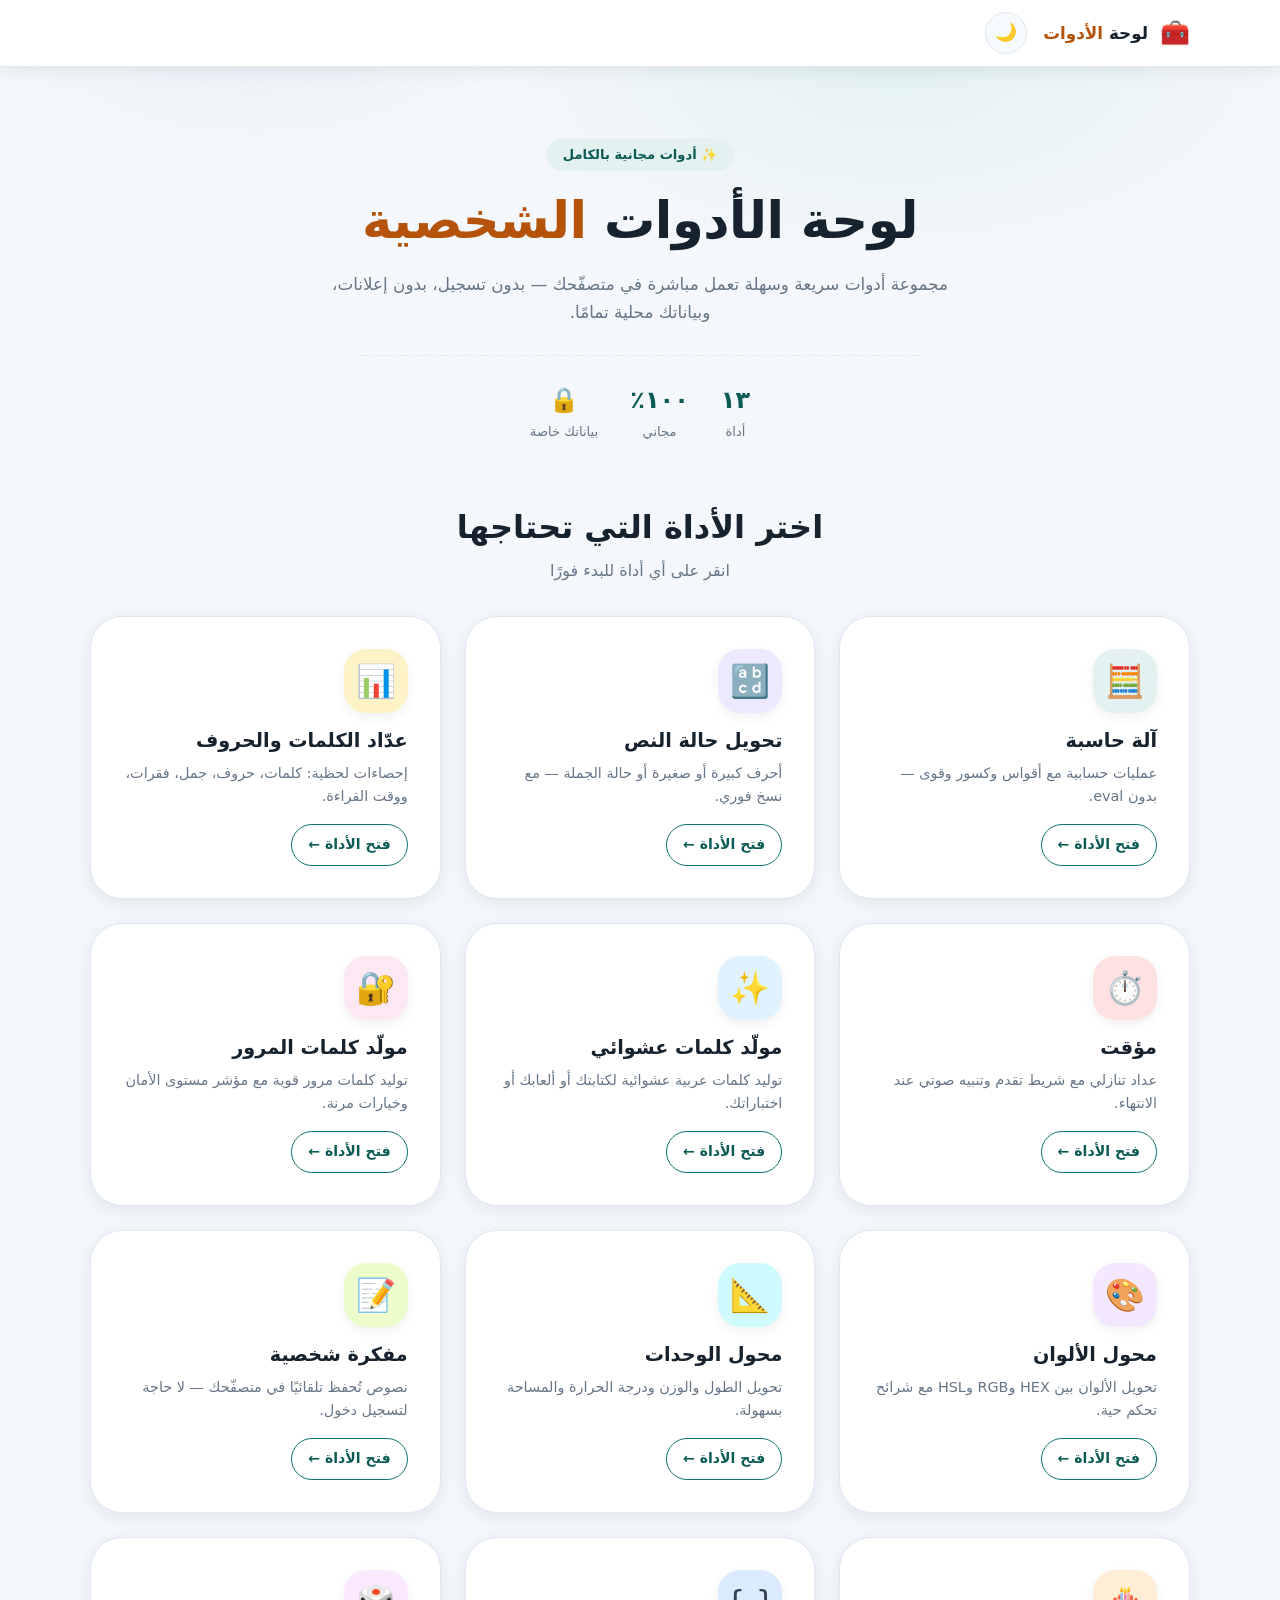
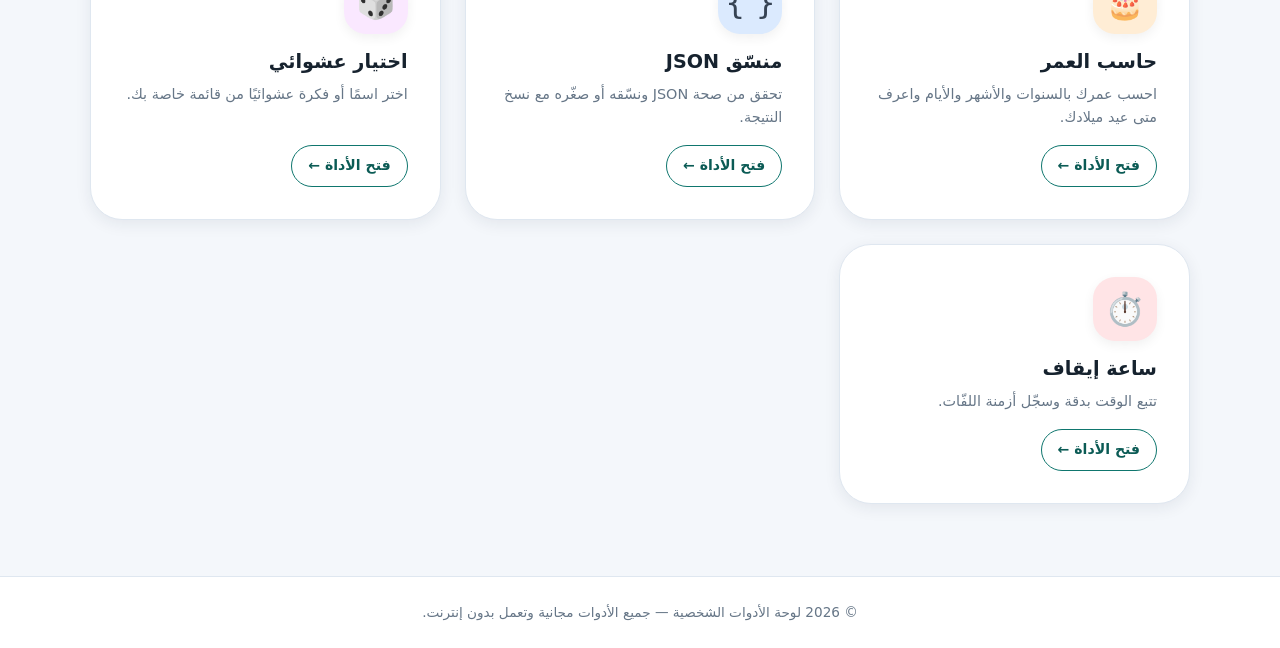
<file: index.html>
<!DOCTYPE html>
<html lang="ar" dir="rtl">
<head>
  <meta charset="UTF-8" />
  <meta name="viewport" content="width=device-width, initial-scale=1.0" />
  <title>لوحة الأدوات الشخصية</title>
  <!-- تطبيق الثيم فورًا لمنع الوميض الأبيض عند التنقل -->
  <script>!function(){try{var t=localStorage.getItem('toolbox_theme_v1');if(t)document.documentElement.setAttribute('data-theme',t);else if(window.matchMedia('(prefers-color-scheme:dark)').matches)document.documentElement.setAttribute('data-theme','dark')}catch(e){}}();</script>
  <style>html{background-color:#f4f7fb}html[data-theme="dark"]{background-color:#0e1620}</style>
  <meta name="description" content="مجموعة أدوات مفيدة تعمل مباشرة في متصفّحك: حسابات، نصوص، مؤقتات، تحويلات، وأدوات للمطورين." />
  <meta name="theme-color" content="#0f766e" />
  <link rel="stylesheet" href="style.css" />
</head>
<body>

  <!-- ===== الشريط العلوي ===== -->
  <header class="site-header" role="banner">
    <div class="container">
      <div class="header__inner">
        <a href="index.html" class="brand" aria-label="الصفحة الرئيسية">
          <span class="brand__icon" aria-hidden="true">🧰</span>
          <span class="brand__text">لوحة <span class="brand__accent">الأدوات</span></span>
        </a>
        <div class="header__actions">
          <button id="themeToggle" class="btn btn--icon theme-toggle" type="button"
            aria-pressed="false" aria-label="تبديل الوضع الداكن" title="تبديل الوضع">
            <span class="icon-sun" aria-hidden="true">☀️</span>
            <span class="icon-moon" aria-hidden="true">🌙</span>
          </button>
        </div>
      </div>
    </div>
  </header>

  <!-- ===== المحتوى الرئيسي ===== -->
  <main id="main">

    <!-- قسم الترحيب -->
    <section class="hero" aria-labelledby="hero-title">
      <div class="container">
        <div class="hero__content">
          <div class="hero__badge">✨ أدوات مجانية بالكامل</div>
          <h1 class="hero__title" id="hero-title">
            لوحة الأدوات
            <span class="text-accent">الشخصية</span>
          </h1>
          <p class="hero__text">
            مجموعة أدوات سريعة وسهلة تعمل مباشرة في متصفّحك — بدون تسجيل، بدون إعلانات، وبياناتك محلية تمامًا.
          </p>
          <div class="hero__stats" role="list">
            <div class="hero__stat" role="listitem"><strong>١٣</strong><span>أداة</span></div>
            <div class="hero__stat" role="listitem"><strong>١٠٠٪</strong><span>مجاني</span></div>
            <div class="hero__stat" role="listitem"><strong>🔒</strong><span>بياناتك خاصة</span></div>
          </div>
        </div>
      </div>
    </section>

    <!-- شبكة الأدوات -->
    <section class="tools-section" aria-labelledby="tools-heading">
      <div class="container">
        <div class="section-head">
          <h2 id="tools-heading" class="section-title">اختر الأداة التي تحتاجها</h2>
          <p class="section-desc">انقر على أي أداة للبدء فورًا</p>
        </div>

        <div class="home-grid" role="list">

          <!-- آلة حاسبة -->
          <a href="calculator.html" class="home-card reveal" role="listitem" id="card-calc"
             aria-label="فتح الآلة الحاسبة">
            <div class="home-card__icon" style="--card-color: #0f766e; --card-bg: #e3f2f0;">🧮</div>
            <div class="home-card__body">
              <h3 class="home-card__title">آلة حاسبة</h3>
              <p class="home-card__desc">عمليات حسابية مع أقواس وكسور وقوى — بدون eval.</p>
            </div>
            <span class="home-card__cta">فتح الأداة ←</span>
          </a>

          <!-- تحويل النص -->
          <a href="case-converter.html" class="home-card reveal" role="listitem" id="card-case"
             aria-label="فتح أداة تحويل حالة النص">
            <div class="home-card__icon" style="--card-color: #7c3aed; --card-bg: #ede9fe;">🔡</div>
            <div class="home-card__body">
              <h3 class="home-card__title">تحويل حالة النص</h3>
              <p class="home-card__desc">أحرف كبيرة أو صغيرة أو حالة الجملة — مع نسخ فوري.</p>
            </div>
            <span class="home-card__cta">فتح الأداة ←</span>
          </a>

          <!-- عداد الكلمات -->
          <a href="text-counter.html" class="home-card reveal" role="listitem" id="card-counter"
             aria-label="فتح عداد الكلمات والحروف">
            <div class="home-card__icon" style="--card-color: #b45309; --card-bg: #fef3c7;">📊</div>
            <div class="home-card__body">
              <h3 class="home-card__title">عدّاد الكلمات والحروف</h3>
              <p class="home-card__desc">إحصاءات لحظية: كلمات، حروف، جمل، فقرات، ووقت القراءة.</p>
            </div>
            <span class="home-card__cta">فتح الأداة ←</span>
          </a>

          <!-- مؤقت -->
          <a href="timer.html" class="home-card reveal" role="listitem" id="card-timer"
             aria-label="فتح المؤقت التنازلي">
            <div class="home-card__icon" style="--card-color: #dc2626; --card-bg: #fee2e2;">⏱️</div>
            <div class="home-card__body">
              <h3 class="home-card__title">مؤقت</h3>
              <p class="home-card__desc">عداد تنازلي مع شريط تقدم وتنبيه صوتي عند الانتهاء.</p>
            </div>
            <span class="home-card__cta">فتح الأداة ←</span>
          </a>

          <!-- مولد كلمات -->
          <a href="word-generator.html" class="home-card reveal" role="listitem" id="card-gen"
             aria-label="فتح مولد الكلمات العشوائية">
            <div class="home-card__icon" style="--card-color: #0369a1; --card-bg: #e0f2fe;">✨</div>
            <div class="home-card__body">
              <h3 class="home-card__title">مولّد كلمات عشوائي</h3>
              <p class="home-card__desc">توليد كلمات عربية عشوائية لكتابتك أو ألعابك أو اختباراتك.</p>
            </div>
            <span class="home-card__cta">فتح الأداة ←</span>
          </a>

          <!-- مولد كلمات المرور -->
          <a href="password-generator.html" class="home-card reveal" role="listitem" id="card-pass"
             aria-label="فتح مولد كلمات المرور">
            <div class="home-card__icon" style="--card-color: #be185d; --card-bg: #fce7f3;">🔐</div>
            <div class="home-card__body">
              <h3 class="home-card__title">مولّد كلمات المرور</h3>
              <p class="home-card__desc">توليد كلمات مرور قوية مع مؤشر مستوى الأمان وخيارات مرنة.</p>
            </div>
            <span class="home-card__cta">فتح الأداة ←</span>
          </a>

          <!-- محول الألوان -->
          <a href="color-converter.html" class="home-card reveal" role="listitem" id="card-color"
             aria-label="فتح محول الألوان">
            <div class="home-card__icon" style="--card-color: #9333ea; --card-bg: #f3e8ff;">🎨</div>
            <div class="home-card__body">
              <h3 class="home-card__title">محول الألوان</h3>
              <p class="home-card__desc">تحويل الألوان بين HEX وRGB وHSL مع شرائح تحكم حية.</p>
            </div>
            <span class="home-card__cta">فتح الأداة ←</span>
          </a>

          <!-- محول الوحدات -->
          <a href="unit-converter.html" class="home-card reveal" role="listitem" id="card-unit"
             aria-label="فتح محول الوحدات">
            <div class="home-card__icon" style="--card-color: #0e7490; --card-bg: #cffafe;">📐</div>
            <div class="home-card__body">
              <h3 class="home-card__title">محول الوحدات</h3>
              <p class="home-card__desc">تحويل الطول والوزن ودرجة الحرارة والمساحة بسهولة.</p>
            </div>
            <span class="home-card__cta">فتح الأداة ←</span>
          </a>

          <!-- مفكرة -->
          <a href="notepad.html" class="home-card reveal" role="listitem" id="card-notepad"
             aria-label="فتح المفكرة الشخصية">
            <div class="home-card__icon" style="--card-color: #65a30d; --card-bg: #ecfccb;">📝</div>
            <div class="home-card__body">
              <h3 class="home-card__title">مفكرة شخصية</h3>
              <p class="home-card__desc">نصوص تُحفظ تلقائيًا في متصفّحك — لا حاجة لتسجيل دخول.</p>
            </div>
            <span class="home-card__cta">فتح الأداة ←</span>
          </a>

          <!-- حاسب العمر -->
          <a href="age-calculator.html" class="home-card reveal" role="listitem" id="card-age"
             aria-label="فتح حاسب العمر">
            <div class="home-card__icon" style="--card-color: #ea580c; --card-bg: #ffedd5;">🎂</div>
            <div class="home-card__body">
              <h3 class="home-card__title">حاسب العمر</h3>
              <p class="home-card__desc">احسب عمرك بالسنوات والأشهر والأيام واعرف متى عيد ميلادك.</p>
            </div>
            <span class="home-card__cta">فتح الأداة ←</span>
          </a>

          <!-- منسق JSON -->
          <a href="json-formatter.html" class="home-card reveal" role="listitem" id="card-json"
             aria-label="فتح منسق ومدقق JSON">
            <div class="home-card__icon" style="--card-color: #1d4ed8; --card-bg: #dbeafe;">{ }</div>
            <div class="home-card__body">
              <h3 class="home-card__title">منسّق JSON</h3>
              <p class="home-card__desc">تحقق من صحة JSON ونسّقه أو صغّره مع نسخ النتيجة.</p>
            </div>
            <span class="home-card__cta">فتح الأداة ←</span>
          </a>

          <!-- اختيار عشوائي -->
          <a href="random-picker.html" class="home-card reveal" role="listitem" id="card-picker"
             aria-label="فتح أداة الاختيار العشوائي">
            <div class="home-card__icon" style="--card-color: #a21caf; --card-bg: #fae8ff;">🎲</div>
            <div class="home-card__body">
              <h3 class="home-card__title">اختيار عشوائي</h3>
              <p class="home-card__desc">اختر اسمًا أو فكرة عشوائيًا من قائمة خاصة بك.</p>
            </div>
            <span class="home-card__cta">فتح الأداة ←</span>
          </a>

          <!-- ساعة إيقاف -->
          <a href="stopwatch.html" class="home-card reveal" role="listitem" id="card-stopwatch"
             aria-label="فتح ساعة الإيقاف">
            <div class="home-card__icon" style="--card-color: #be123c; --card-bg: #ffe4e6;">⏱️</div>
            <div class="home-card__body">
              <h3 class="home-card__title">ساعة إيقاف</h3>
              <p class="home-card__desc">تتبع الوقت بدقة وسجّل أزمنة اللفّات.</p>
            </div>
            <span class="home-card__cta">فتح الأداة ←</span>
          </a>

        </div>
      </div>
    </section>
  </main>

  <!-- ===== التذييل ===== -->
  <footer class="site-footer" role="contentinfo">
    <div class="container">
      <p class="footer__copy">© <span id="year"></span> لوحة الأدوات الشخصية — جميع الأدوات مجانية وتعمل بدون إنترنت.</p>
    </div>
  </footer>

  <script src="script.js"></script>
</body>
</html>
</file>
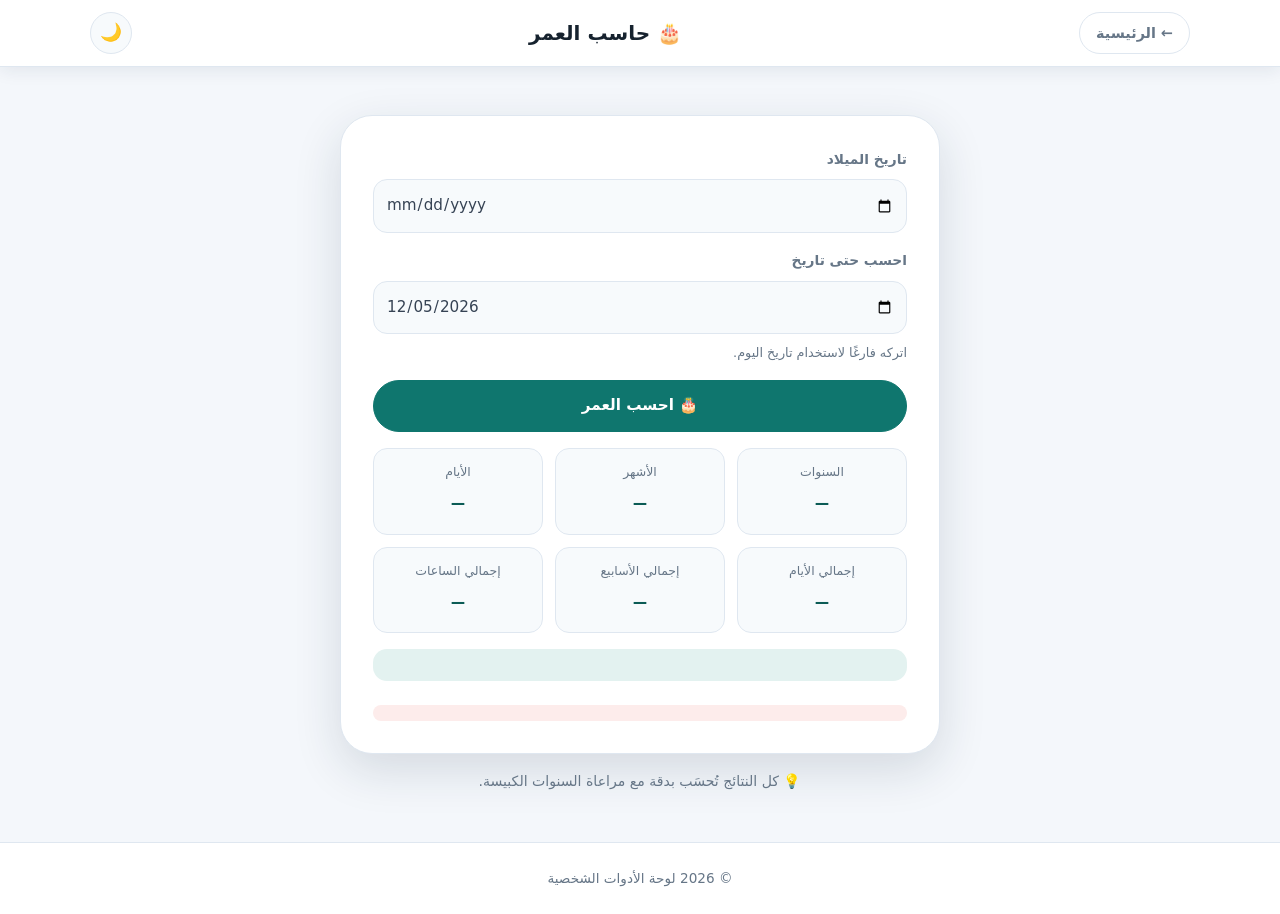
<file: age-calculator.html>
<!DOCTYPE html>
<html lang="ar" dir="rtl">
<head>
  <meta charset="UTF-8" />
  <meta name="viewport" content="width=device-width, initial-scale=1.0" />
  <title>حاسب العمر — لوحة الأدوات</title>
  <meta name="description" content="احسب عمرك بالسنوات والأشهر والأيام واعرف متى عيد ميلادك القادم." />
  <script>!function(){try{var t=localStorage.getItem('toolbox_theme_v1');if(t)document.documentElement.setAttribute('data-theme',t);else if(window.matchMedia('(prefers-color-scheme:dark)').matches)document.documentElement.setAttribute('data-theme','dark')}catch(e){}}();</script>
  <style>html{background-color:#f4f7fb}html[data-theme="dark"]{background-color:#0e1620}</style>
  <link rel="stylesheet" href="style.css" />
</head>
<body>
  <header class="site-header" role="banner">
    <div class="container">
      <div class="header__inner">
        <a href="index.html" class="back-link">← الرئيسية</a>
        <h1 class="tool-page-title">🎂 حاسب العمر</h1>
        <button id="themeToggle" class="btn btn--icon theme-toggle" type="button" aria-pressed="false" aria-label="تبديل الوضع الداكن">
          <span class="icon-sun" aria-hidden="true">☀️</span>
          <span class="icon-moon" aria-hidden="true">🌙</span>
        </button>
      </div>
    </div>
  </header>

  <main id="main" class="tool-page">
    <div class="container tool-container">
      <div class="tool-card-solo" id="age-widget">

        <div class="field">
          <label class="field__label" for="age-birthdate">تاريخ الميلاد</label>
          <input type="date" id="age-birthdate" class="field__input"
            aria-label="أدخل تاريخ ميلادك" />
        </div>

        <div class="field">
          <label class="field__label" for="age-refdate">احسب حتى تاريخ</label>
          <input type="date" id="age-refdate" class="field__input"
            aria-label="تاريخ المرجع (افتراضي: اليوم)" />
          <span class="field__hint">اتركه فارغًا لاستخدام تاريخ اليوم.</span>
        </div>

        <button class="btn btn--primary" type="button" id="age-calculate">🎂 احسب العمر</button>

        <!-- النتائج -->
        <div id="age-results" class="age-results" hidden aria-live="polite">
          <div class="stats-grid">
            <div class="stat">
              <div class="stat__label">السنوات</div>
              <div class="stat__value" id="age-years">—</div>
            </div>
            <div class="stat">
              <div class="stat__label">الأشهر</div>
              <div class="stat__value" id="age-months">—</div>
            </div>
            <div class="stat">
              <div class="stat__label">الأيام</div>
              <div class="stat__value" id="age-days">—</div>
            </div>
            <div class="stat">
              <div class="stat__label">إجمالي الأيام</div>
              <div class="stat__value" id="age-total-days">—</div>
            </div>
            <div class="stat">
              <div class="stat__label">إجمالي الأسابيع</div>
              <div class="stat__value" id="age-weeks">—</div>
            </div>
            <div class="stat">
              <div class="stat__label">إجمالي الساعات</div>
              <div class="stat__value" id="age-hours">—</div>
            </div>
          </div>
          <div class="age-birthday-info" id="age-birthday-info"></div>
        </div>

        <p id="age-error" class="field__error" role="alert" aria-live="assertive" hidden></p>
      </div>
      <p class="tool-hint">💡 كل النتائج تُحسَب بدقة مع مراعاة السنوات الكبيسة.</p>
    </div>
  </main>

  <footer class="site-footer"><div class="container"><p class="footer__copy">© <span id="year"></span> لوحة الأدوات الشخصية</p></div></footer>
  <script src="script.js"></script>
</body>
</html>
</file>
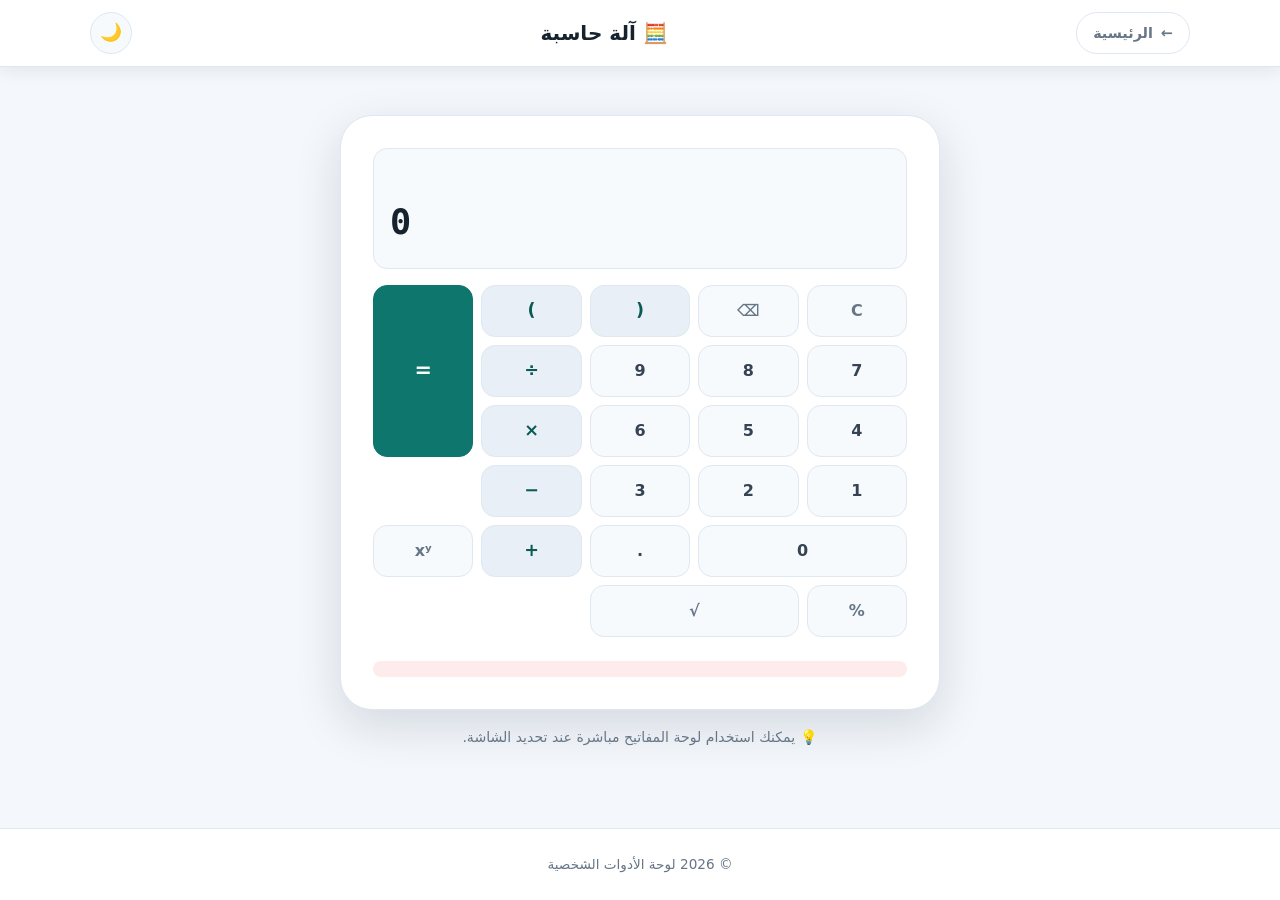
<file: calculator.html>
﻿<!DOCTYPE html>
<html lang="ar" dir="rtl">
<head>
  <meta charset="UTF-8" />
  <meta name="viewport" content="width=device-width, initial-scale=1.0" />
  <title>آلة حاسبة — لوحة الأدوات</title>
  <!-- تطبيق الثيم فورًا لمنع الوميض الأبيض عند التنقل -->
  <script>!function(){try{var t=localStorage.getItem('toolbox_theme_v1');if(t)document.documentElement.setAttribute('data-theme',t);else if(window.matchMedia('(prefers-color-scheme:dark)').matches)document.documentElement.setAttribute('data-theme','dark')}catch(e){}}();</script>
  <style>html{background-color:#f4f7fb}html[data-theme="dark"]{background-color:#0e1620}</style>
  <meta name="description" content="آلة حاسبة بسيطة تدعم الأقواس والكسور والقوى — تعمل بدون إنترنت." />
  <link rel="stylesheet" href="style.css" />
</head>
<body>

  <header class="site-header" role="banner">
    <div class="container">
      <div class="header__inner">
        <a href="index.html" class="back-link" aria-label="العودة للصفحة الرئيسية">
          <span aria-hidden="true">←</span> الرئيسية
        </a>
        <h1 class="tool-page-title">🧮 آلة حاسبة</h1>
        <button id="themeToggle" class="btn btn--icon theme-toggle" type="button"
          aria-pressed="false" aria-label="تبديل الوضع الداكن">
          <span class="icon-sun" aria-hidden="true">☀️</span>
          <span class="icon-moon" aria-hidden="true">🌙</span>
        </button>
      </div>
    </div>
  </header>

  <main id="main" class="tool-page">
    <div class="container tool-container">

      <div class="tool-card-solo" id="calc-widget" aria-label="آلة حاسبة">

        <!-- شاشة العرض -->
        <div class="calc__screen" id="calc-screen" tabindex="0"
          role="region" aria-label="شاشة الآلة الحاسبة" aria-live="polite">
          <div class="calc__expression" id="calc-expression" aria-label="التعبير الحالي">&nbsp;</div>
          <div class="calc__result" id="calc-result" aria-label="الناتج">0</div>
        </div>

        <!-- أزرار الحاسبة -->
        <div class="calc__keys" role="group" aria-label="أزرار الآلة الحاسبة">
          <button class="calc-key calc-key--fn" type="button" data-calc="clear" title="مسح الكل">C</button>
          <button class="calc-key calc-key--fn" type="button" data-calc="backspace" title="حذف">⌫</button>
          <button class="calc-key calc-key--op"  type="button" data-calc="(">(</button>
          <button class="calc-key calc-key--op"  type="button" data-calc=")">)</button>
          <button class="calc-key calc-key--equal" type="button" data-calc="=" aria-label="يساوي">=</button>

          <button class="calc-key" type="button" data-calc="7">7</button>
          <button class="calc-key" type="button" data-calc="8">8</button>
          <button class="calc-key" type="button" data-calc="9">9</button>
          <button class="calc-key calc-key--op" type="button" data-calc="/">÷</button>

          <button class="calc-key" type="button" data-calc="4">4</button>
          <button class="calc-key" type="button" data-calc="5">5</button>
          <button class="calc-key" type="button" data-calc="6">6</button>
          <button class="calc-key calc-key--op" type="button" data-calc="*">×</button>

          <button class="calc-key" type="button" data-calc="1">1</button>
          <button class="calc-key" type="button" data-calc="2">2</button>
          <button class="calc-key" type="button" data-calc="3">3</button>
          <button class="calc-key calc-key--op" type="button" data-calc="-">−</button>

          <button class="calc-key calc-key--wide" type="button" data-calc="0">0</button>
          <button class="calc-key" type="button" data-calc=".">.</button>
          <button class="calc-key calc-key--op" type="button" data-calc="+">+</button>

          <button class="calc-key calc-key--fn" type="button" data-calc="^" title="قوة">xʸ</button>
          <button class="calc-key calc-key--fn" type="button" data-calc="%">%</button>
          <button class="calc-key calc-key--fn calc-key--wide" type="button" data-calc="sqrt">√</button>
        </div>

        <p id="calc-error" class="field__error" role="alert" aria-live="assertive" hidden></p>
      </div>

      <p class="tool-hint">💡 يمكنك استخدام لوحة المفاتيح مباشرة عند تحديد الشاشة.</p>
    </div>
  </main>

  <footer class="site-footer" role="contentinfo">
    <div class="container">
      <p class="footer__copy">© <span id="year"></span> لوحة الأدوات الشخصية</p>
    </div>
  </footer>

  <script src="script.js"></script>
</body>
</html>
</file>
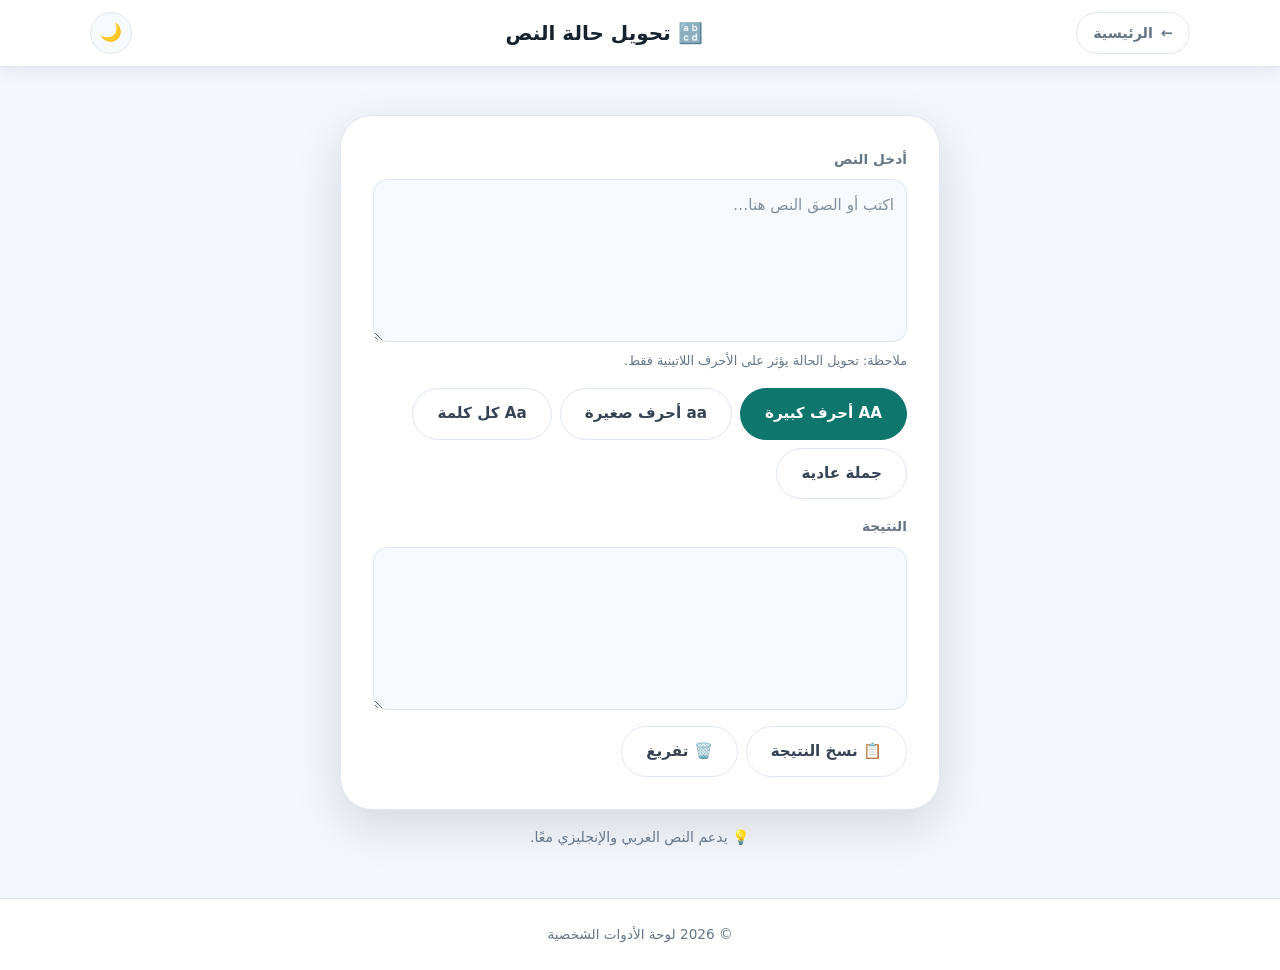
<file: case-converter.html>
﻿<!DOCTYPE html>
<html lang="ar" dir="rtl">
<head>
  <meta charset="UTF-8" />
  <meta name="viewport" content="width=device-width, initial-scale=1.0" />
  <title>تحويل حالة النص — لوحة الأدوات</title>
  <!-- تطبيق الثيم فورًا لمنع الوميض الأبيض عند التنقل -->
  <script>!function(){try{var t=localStorage.getItem('toolbox_theme_v1');if(t)document.documentElement.setAttribute('data-theme',t);else if(window.matchMedia('(prefers-color-scheme:dark)').matches)document.documentElement.setAttribute('data-theme','dark')}catch(e){}}();</script>
  <style>html{background-color:#f4f7fb}html[data-theme="dark"]{background-color:#0e1620}</style>
  <meta name="description" content="تحويل النص إلى أحرف كبيرة أو صغيرة أو حالة الجملة — مع نسخ فوري." />
  <link rel="stylesheet" href="style.css" />
</head>
<body>

  <header class="site-header" role="banner">
    <div class="container">
      <div class="header__inner">
        <a href="index.html" class="back-link" aria-label="العودة للصفحة الرئيسية">
          <span aria-hidden="true">←</span> الرئيسية
        </a>
        <h1 class="tool-page-title">🔡 تحويل حالة النص</h1>
        <button id="themeToggle" class="btn btn--icon theme-toggle" type="button"
          aria-pressed="false" aria-label="تبديل الوضع الداكن">
          <span class="icon-sun" aria-hidden="true">☀️</span>
          <span class="icon-moon" aria-hidden="true">🌙</span>
        </button>
      </div>
    </div>
  </header>

  <main id="main" class="tool-page">
    <div class="container tool-container">

      <div class="tool-card-solo" id="case-widget">

        <div class="field">
          <label class="field__label" for="case-input">أدخل النص</label>
          <textarea id="case-input" class="field__input field__input--area"
            placeholder="اكتب أو الصق النص هنا…" rows="5"
            aria-describedby="case-hint"></textarea>
          <span id="case-hint" class="field__hint">ملاحظة: تحويل الحالة يؤثر على الأحرف اللاتينية فقط.</span>
        </div>

        <div class="btn-row" role="group" aria-label="خيارات التحويل">
          <button class="btn btn--primary" type="button" id="case-upper">AA أحرف كبيرة</button>
          <button class="btn" type="button" id="case-lower">aa أحرف صغيرة</button>
          <button class="btn" type="button" id="case-title">Aa كل كلمة</button>
          <button class="btn" type="button" id="case-sentence">جملة عادية</button>
        </div>

        <div class="field">
          <label class="field__label" for="case-output">النتيجة</label>
          <textarea id="case-output" class="field__input field__input--area"
            rows="5" readonly aria-label="النص المحوَّل"></textarea>
        </div>

        <div class="btn-row">
          <button class="btn btn--ghost" type="button" id="case-copy">📋 نسخ النتيجة</button>
          <button class="btn btn--ghost" type="button" id="case-clear">🗑️ تفريغ</button>
          <p id="case-status" class="status" hidden></p>
        </div>

      </div>

      <p class="tool-hint">💡 يدعم النص العربي والإنجليزي معًا.</p>
    </div>
  </main>

  <footer class="site-footer" role="contentinfo">
    <div class="container">
      <p class="footer__copy">© <span id="year"></span> لوحة الأدوات الشخصية</p>
    </div>
  </footer>

  <script src="script.js"></script>
</body>
</html>
</file>
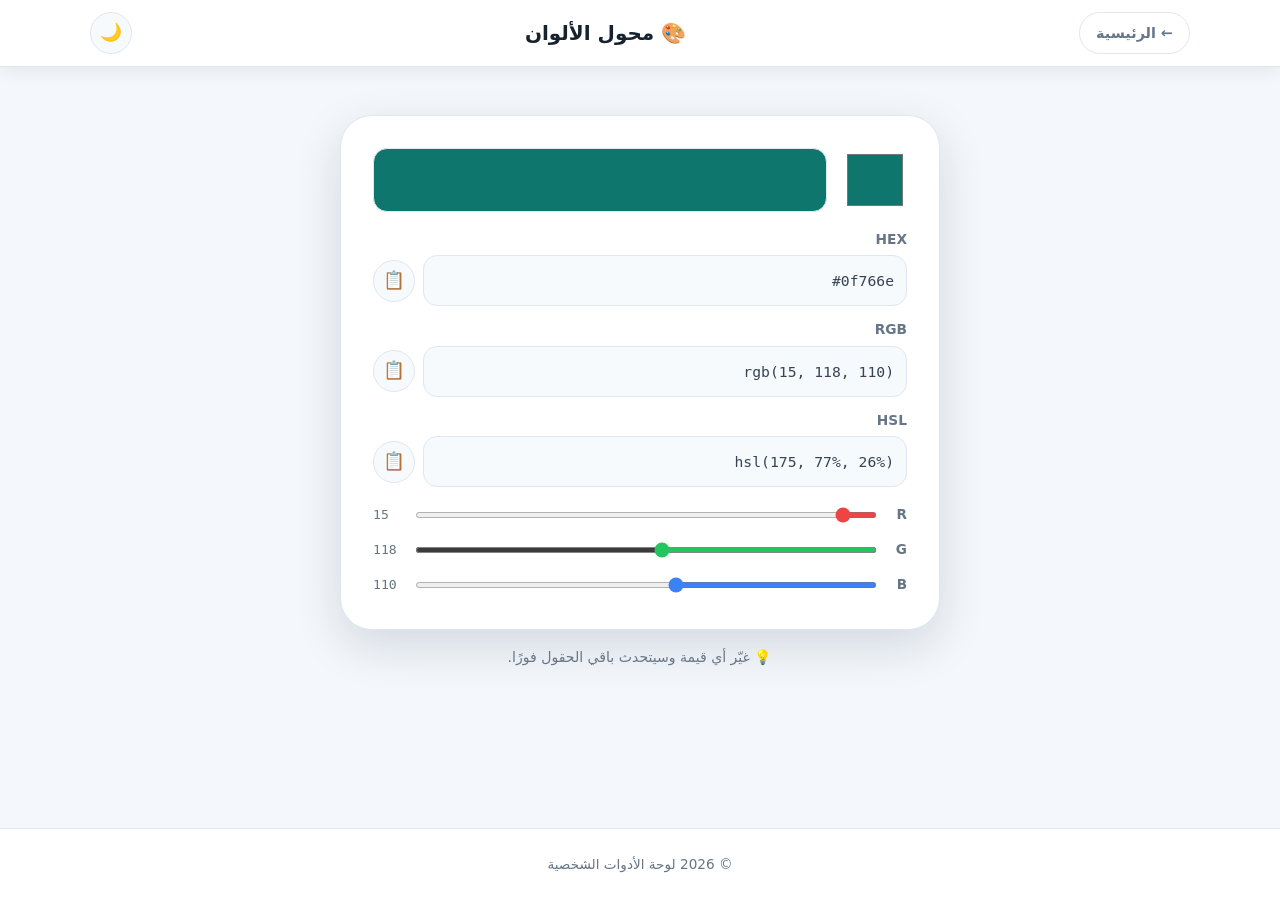
<file: color-converter.html>
<!DOCTYPE html>
<html lang="ar" dir="rtl">
<head>
  <meta charset="UTF-8" />
  <meta name="viewport" content="width=device-width, initial-scale=1.0" />
  <title>محول الألوان — لوحة الأدوات</title>
  <meta name="description" content="تحويل الألوان بين HEX وRGB وHSL مع معاينة حية." />
  <script>!function(){try{var t=localStorage.getItem('toolbox_theme_v1');if(t)document.documentElement.setAttribute('data-theme',t);else if(window.matchMedia('(prefers-color-scheme:dark)').matches)document.documentElement.setAttribute('data-theme','dark')}catch(e){}}();</script>
  <style>html{background-color:#f4f7fb}html[data-theme="dark"]{background-color:#0e1620}</style>
  <link rel="stylesheet" href="style.css" />
</head>
<body>
  <header class="site-header" role="banner">
    <div class="container">
      <div class="header__inner">
        <a href="index.html" class="back-link">← الرئيسية</a>
        <h1 class="tool-page-title">🎨 محول الألوان</h1>
        <button id="themeToggle" class="btn btn--icon theme-toggle" type="button" aria-pressed="false" aria-label="تبديل الوضع الداكن">
          <span class="icon-sun" aria-hidden="true">☀️</span>
          <span class="icon-moon" aria-hidden="true">🌙</span>
        </button>
      </div>
    </div>
  </header>

  <main id="main" class="tool-page">
    <div class="container tool-container">
      <div class="tool-card-solo" id="color-widget">

        <!-- منتقي اللون -->
        <div class="color-picker-row">
          <input type="color" id="color-picker" class="color-native-input"
            value="#0f766e" aria-label="اختر لونًا" />
          <div class="color-preview" id="color-preview" style="background:#0f766e" aria-hidden="true"></div>
        </div>

        <!-- القيم المحولة -->
        <div class="color-values">
          <div class="color-value-item">
            <label class="field__label" for="color-hex">HEX</label>
            <div class="color-value-row">
              <input type="text" id="color-hex" class="field__input" value="#0f766e"
                placeholder="#rrggbb" aria-label="قيمة HEX" maxlength="7" />
              <button class="btn btn--icon btn--sm" type="button" data-copy="color-hex" title="نسخ">📋</button>
            </div>
          </div>
          <div class="color-value-item">
            <label class="field__label" for="color-rgb">RGB</label>
            <div class="color-value-row">
              <input type="text" id="color-rgb" class="field__input" value="rgb(15, 118, 110)"
                placeholder="rgb(r, g, b)" aria-label="قيمة RGB" readonly />
              <button class="btn btn--icon btn--sm" type="button" data-copy="color-rgb" title="نسخ">📋</button>
            </div>
          </div>
          <div class="color-value-item">
            <label class="field__label" for="color-hsl">HSL</label>
            <div class="color-value-row">
              <input type="text" id="color-hsl" class="field__input" value="hsl(176, 77%, 26%)"
                placeholder="hsl(h, s%, l%)" aria-label="قيمة HSL" readonly />
              <button class="btn btn--icon btn--sm" type="button" data-copy="color-hsl" title="نسخ">📋</button>
            </div>
          </div>
        </div>

        <!-- شرائح RGB -->
        <div class="rgb-sliders" aria-label="شرائح تعديل RGB">
          <div class="rgb-slider-row">
            <label class="rgb-label" for="slider-r">R</label>
            <input type="range" id="slider-r" class="range-input range-r" min="0" max="255" value="15" aria-label="القناة الحمراء" />
            <span class="rgb-val" id="val-r">15</span>
          </div>
          <div class="rgb-slider-row">
            <label class="rgb-label" for="slider-g">G</label>
            <input type="range" id="slider-g" class="range-input range-g" min="0" max="255" value="118" aria-label="القناة الخضراء" />
            <span class="rgb-val" id="val-g">118</span>
          </div>
          <div class="rgb-slider-row">
            <label class="rgb-label" for="slider-b">B</label>
            <input type="range" id="slider-b" class="range-input range-b" min="0" max="255" value="110" aria-label="القناة الزرقاء" />
            <span class="rgb-val" id="val-b">110</span>
          </div>
        </div>

        <p id="color-status" class="status" hidden></p>
      </div>
      <p class="tool-hint">💡 غيّر أي قيمة وسيتحدث باقي الحقول فورًا.</p>
    </div>
  </main>

  <footer class="site-footer"><div class="container"><p class="footer__copy">© <span id="year"></span> لوحة الأدوات الشخصية</p></div></footer>
  <script src="script.js"></script>
</body>
</html>
</file>
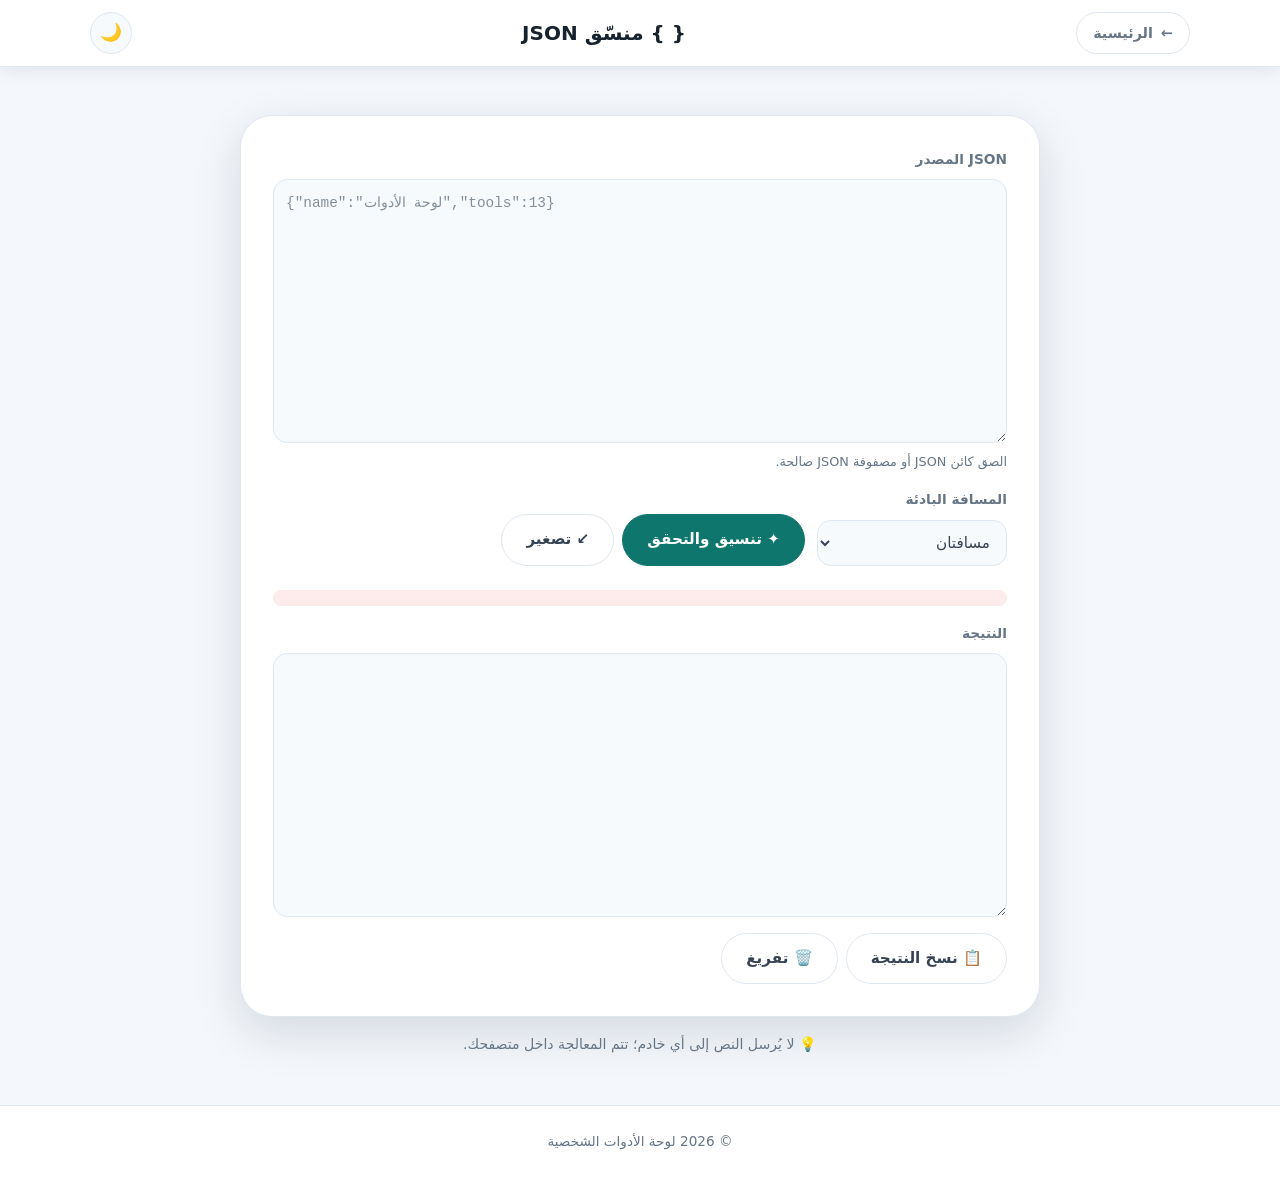
<file: json-formatter.html>
<!DOCTYPE html>
<html lang="ar" dir="rtl">
<head>
  <meta charset="UTF-8" />
  <meta name="viewport" content="width=device-width, initial-scale=1.0" />
  <title>منسّق JSON — لوحة الأدوات</title>
  <meta name="description" content="تحقق من صحة JSON ثم نسّقه أو صغّره مباشرة داخل متصفحك." />
  <script>!function(){try{var t=localStorage.getItem('toolbox_theme_v1');if(t)document.documentElement.setAttribute('data-theme',t);else if(window.matchMedia('(prefers-color-scheme:dark)').matches)document.documentElement.setAttribute('data-theme','dark')}catch(e){}}();</script>
  <style>html{background-color:#f4f7fb}html[data-theme="dark"]{background-color:#0e1620}</style>
  <link rel="stylesheet" href="style.css" />
</head>
<body>
  <header class="site-header" role="banner">
    <div class="container"><div class="header__inner">
      <a href="index.html" class="back-link" aria-label="العودة للصفحة الرئيسية"><span aria-hidden="true">←</span> الرئيسية</a>
      <h1 class="tool-page-title">{ } منسّق JSON</h1>
      <button id="themeToggle" class="btn btn--icon theme-toggle" type="button" aria-pressed="false" aria-label="تبديل الوضع الداكن"><span class="icon-sun" aria-hidden="true">☀️</span><span class="icon-moon" aria-hidden="true">🌙</span></button>
    </div></div>
  </header>

  <main id="main" class="tool-page">
    <div class="container tool-container">
      <div class="tool-card-solo tool-card-solo--wide" id="json-widget">
        <div class="field">
          <label class="field__label" for="json-input">JSON المصدر</label>
          <textarea id="json-input" class="field__input field__input--area json-area" rows="10" spellcheck="false" dir="ltr" placeholder='{"name":"لوحة الأدوات","tools":13}' aria-describedby="json-hint"></textarea>
          <span id="json-hint" class="field__hint">الصق كائن JSON أو مصفوفة JSON صالحة.</span>
        </div>

        <div class="json-controls">
          <div class="field json-indent-field">
            <label class="field__label" for="json-indent">المسافة البادئة</label>
            <select id="json-indent" class="field__input" aria-label="المسافة البادئة">
              <option value="2">مسافتان</option>
              <option value="4">٤ مسافات</option>
              <option value="1">علامة تبويب</option>
            </select>
          </div>
          <div class="btn-row" role="group" aria-label="إجراءات JSON">
            <button class="btn btn--primary" type="button" id="json-format">✦ تنسيق والتحقق</button>
            <button class="btn" type="button" id="json-minify">↙ تصغير</button>
          </div>
        </div>

        <p id="json-error" class="field__error" role="alert" aria-live="assertive" hidden></p>

        <div class="field">
          <label class="field__label" for="json-output">النتيجة</label>
          <textarea id="json-output" class="field__input field__input--area json-area" rows="10" readonly dir="ltr" aria-label="ناتج JSON"></textarea>
        </div>

        <div class="btn-row">
          <button class="btn btn--ghost" type="button" id="json-copy">📋 نسخ النتيجة</button>
          <button class="btn btn--ghost" type="button" id="json-clear">🗑️ تفريغ</button>
          <p id="json-status" class="status" hidden></p>
        </div>
      </div>
      <p class="tool-hint">💡 لا يُرسل النص إلى أي خادم؛ تتم المعالجة داخل متصفحك.</p>
    </div>
  </main>

  <footer class="site-footer" role="contentinfo"><div class="container"><p class="footer__copy">© <span id="year"></span> لوحة الأدوات الشخصية</p></div></footer>
  <script src="script.js"></script>
</body>
</html>
</file>
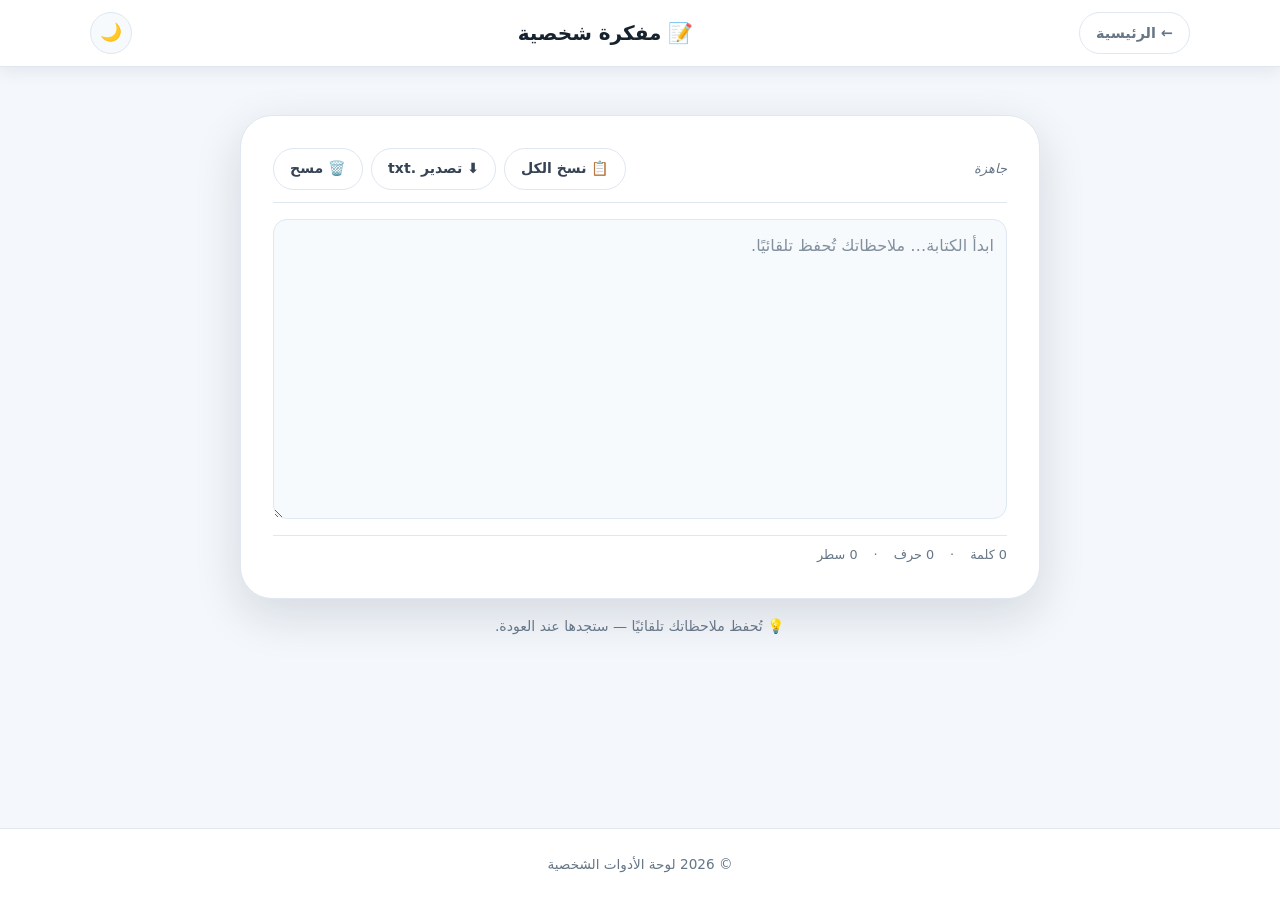
<file: notepad.html>
<!DOCTYPE html>
<html lang="ar" dir="rtl">
<head>
  <meta charset="UTF-8" />
  <meta name="viewport" content="width=device-width, initial-scale=1.0" />
  <title>مفكرة شخصية — لوحة الأدوات</title>
  <meta name="description" content="مفكرة نصية تحفظ ملاحظاتك تلقائيًا في المتصفح." />
  <script>!function(){try{var t=localStorage.getItem('toolbox_theme_v1');if(t)document.documentElement.setAttribute('data-theme',t);else if(window.matchMedia('(prefers-color-scheme:dark)').matches)document.documentElement.setAttribute('data-theme','dark')}catch(e){}}();</script>
  <style>html{background-color:#f4f7fb}html[data-theme="dark"]{background-color:#0e1620}</style>
  <link rel="stylesheet" href="style.css" />
</head>
<body>
  <header class="site-header" role="banner">
    <div class="container">
      <div class="header__inner">
        <a href="index.html" class="back-link">← الرئيسية</a>
        <h1 class="tool-page-title">📝 مفكرة شخصية</h1>
        <button id="themeToggle" class="btn btn--icon theme-toggle" type="button" aria-pressed="false" aria-label="تبديل الوضع الداكن">
          <span class="icon-sun" aria-hidden="true">☀️</span>
          <span class="icon-moon" aria-hidden="true">🌙</span>
        </button>
      </div>
    </div>
  </header>

  <main id="main" class="tool-page">
    <div class="container tool-container">
      <div class="tool-card-solo tool-card-solo--wide" id="notepad-widget">

        <!-- شريط المفكرة -->
        <div class="notepad-toolbar">
          <span class="notepad-save-status" id="notepad-save-status" aria-live="polite">جاهزة</span>
          <div class="btn-row">
            <button class="btn btn--sm" type="button" id="notepad-copy">📋 نسخ الكل</button>
            <button class="btn btn--sm" type="button" id="notepad-download">⬇️ تصدير .txt</button>
            <button class="btn btn--sm btn--ghost" type="button" id="notepad-clear">🗑️ مسح</button>
          </div>
        </div>

        <!-- منطقة الكتابة -->
        <textarea id="notepad-input" class="field__input field__input--area notepad-area"
          placeholder="ابدأ الكتابة… ملاحظاتك تُحفظ تلقائيًا."
          aria-label="منطقة الكتابة" spellcheck="true"></textarea>

        <!-- إحصاءات -->
        <div class="notepad-stats" aria-live="polite" aria-label="إحصاءات النص">
          <span id="np-words">0 كلمة</span>
          <span>·</span>
          <span id="np-chars">0 حرف</span>
          <span>·</span>
          <span id="np-lines">0 سطر</span>
        </div>
      </div>
      <p class="tool-hint">💡 تُحفظ ملاحظاتك تلقائيًا — ستجدها عند العودة.</p>
    </div>
  </main>

  <footer class="site-footer"><div class="container"><p class="footer__copy">© <span id="year"></span> لوحة الأدوات الشخصية</p></div></footer>
  <script src="script.js"></script>
</body>
</html>
</file>
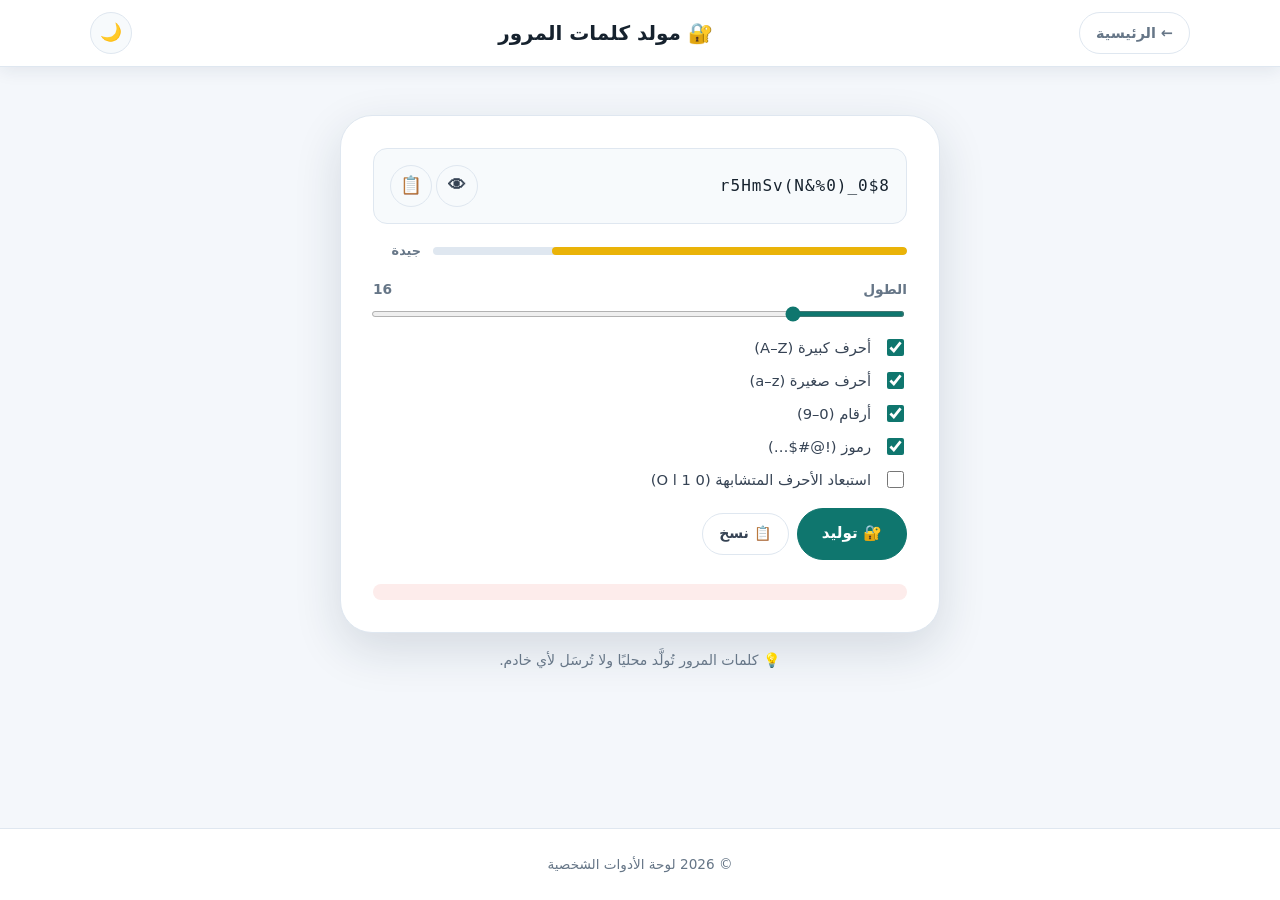
<file: password-generator.html>
<!DOCTYPE html>
<html lang="ar" dir="rtl">
<head>
  <meta charset="UTF-8" />
  <meta name="viewport" content="width=device-width, initial-scale=1.0" />
  <title>مولد كلمات المرور — لوحة الأدوات</title>
  <meta name="description" content="توليد كلمات مرور قوية وآمنة مع مؤشر مستوى الأمان." />
  <script>!function(){try{var t=localStorage.getItem('toolbox_theme_v1');if(t)document.documentElement.setAttribute('data-theme',t);else if(window.matchMedia('(prefers-color-scheme:dark)').matches)document.documentElement.setAttribute('data-theme','dark')}catch(e){}}();</script>
  <style>html{background-color:#f4f7fb}html[data-theme="dark"]{background-color:#0e1620}</style>
  <link rel="stylesheet" href="style.css" />
</head>
<body>
  <header class="site-header" role="banner">
    <div class="container">
      <div class="header__inner">
        <a href="index.html" class="back-link">← الرئيسية</a>
        <h1 class="tool-page-title">🔐 مولد كلمات المرور</h1>
        <button id="themeToggle" class="btn btn--icon theme-toggle" type="button" aria-pressed="false" aria-label="تبديل الوضع الداكن">
          <span class="icon-sun" aria-hidden="true">☀️</span>
          <span class="icon-moon" aria-hidden="true">🌙</span>
        </button>
      </div>
    </div>
  </header>

  <main id="main" class="tool-page">
    <div class="container tool-container">
      <div class="tool-card-solo" id="passgen-widget">

        <!-- عرض كلمة المرور -->
        <div class="passgen__display">
          <span class="passgen__output" id="pass-output" aria-label="كلمة المرور المولّدة" aria-live="polite">اضغط «توليد» للبدء</span>
          <div class="passgen__actions-inline">
            <button class="btn btn--icon btn--sm" type="button" id="pass-toggle-view" title="إظهار/إخفاء">👁</button>
            <button class="btn btn--icon btn--sm" type="button" id="pass-copy" title="نسخ">📋</button>
          </div>
        </div>

        <!-- مؤشر القوة -->
        <div class="strength-bar" aria-label="مؤشر قوة كلمة المرور">
          <div class="strength-bar__track">
            <div class="strength-bar__fill" id="strength-fill"></div>
          </div>
          <span class="strength-bar__label" id="strength-label">—</span>
        </div>

        <!-- الطول -->
        <div class="field">
          <div class="field__label-row">
            <label class="field__label" for="pass-length">الطول</label>
            <strong id="pass-length-val" class="field__label">16</strong>
          </div>
          <input type="range" id="pass-length" class="range-input"
            min="4" max="64" value="16" aria-label="طول كلمة المرور" />
        </div>

        <!-- الخيارات -->
        <div class="checkboxes" role="group" aria-label="خيارات كلمة المرور">
          <label class="checkbox-item">
            <input type="checkbox" id="opt-upper" checked />
            <span>أحرف كبيرة (A–Z)</span>
          </label>
          <label class="checkbox-item">
            <input type="checkbox" id="opt-lower" checked />
            <span>أحرف صغيرة (a–z)</span>
          </label>
          <label class="checkbox-item">
            <input type="checkbox" id="opt-nums" checked />
            <span>أرقام (0–9)</span>
          </label>
          <label class="checkbox-item">
            <input type="checkbox" id="opt-syms" checked />
            <span>رموز (!@#$…)</span>
          </label>
          <label class="checkbox-item">
            <input type="checkbox" id="opt-ambiguous" />
            <span>استبعاد الأحرف المتشابهة (0 O l 1)</span>
          </label>
        </div>

        <!-- أزرار -->
        <div class="btn-row">
          <button class="btn btn--primary" type="button" id="pass-generate">🔐 توليد</button>
          <button class="btn btn--ghost btn--sm" type="button" id="pass-copy-2">📋 نسخ</button>
        </div>

        <p id="pass-status" class="status" hidden></p>
        <p id="pass-error"  class="field__error" role="alert" hidden></p>
      </div>
      <p class="tool-hint">💡 كلمات المرور تُولَّد محليًا ولا تُرسَل لأي خادم.</p>
    </div>
  </main>

  <footer class="site-footer"><div class="container"><p class="footer__copy">© <span id="year"></span> لوحة الأدوات الشخصية</p></div></footer>
  <script src="script.js"></script>
</body>
</html>
</file>
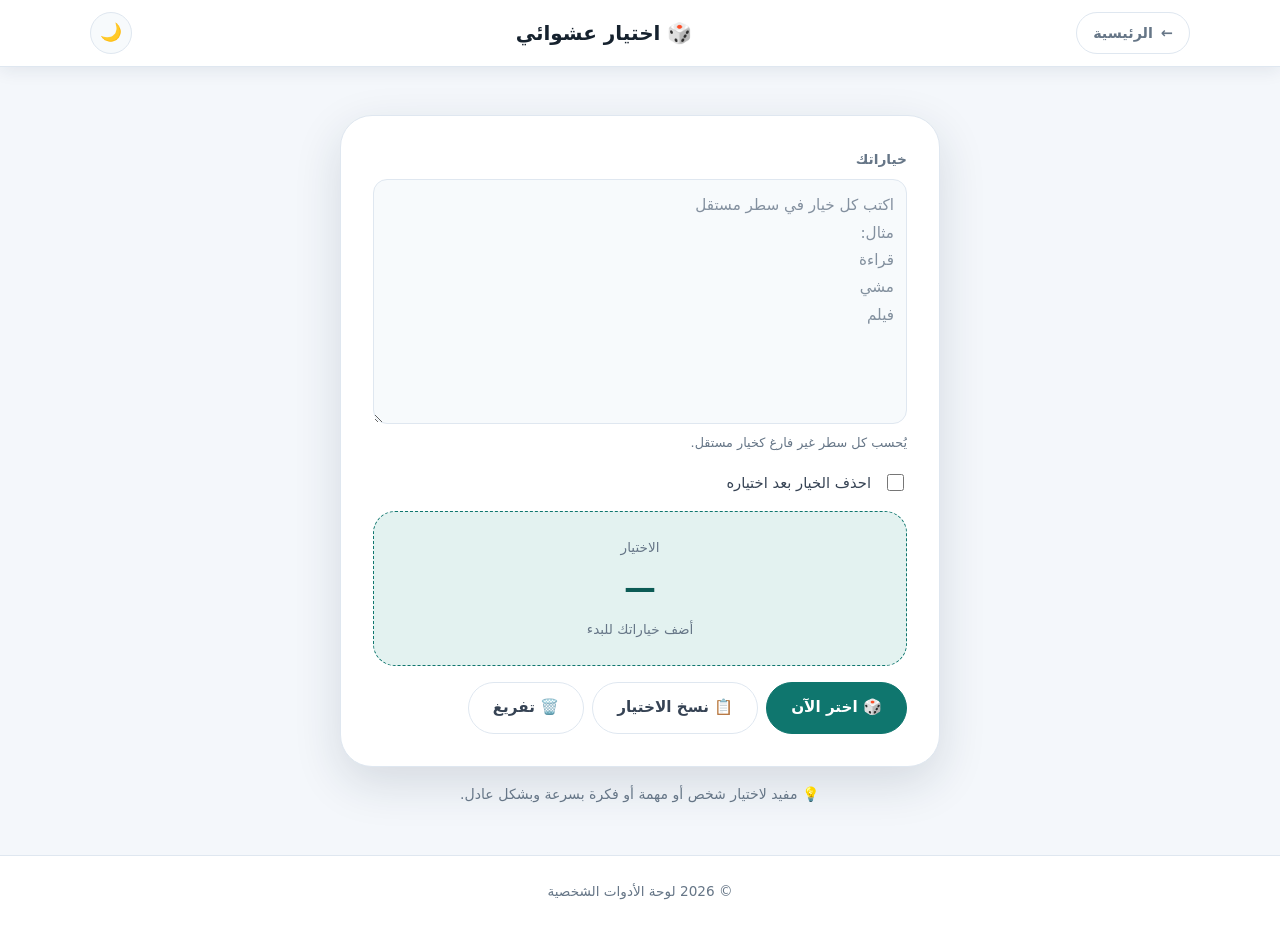
<file: random-picker.html>
<!DOCTYPE html>
<html lang="ar" dir="rtl">
<head>
  <meta charset="UTF-8" />
  <meta name="viewport" content="width=device-width, initial-scale=1.0" />
  <title>اختيار عشوائي — لوحة الأدوات</title>
  <meta name="description" content="اختر اسمًا أو فكرة عشوائيًا من قائمة تكتبها بنفسك." />
  <script>!function(){try{var t=localStorage.getItem('toolbox_theme_v1');if(t)document.documentElement.setAttribute('data-theme',t);else if(window.matchMedia('(prefers-color-scheme:dark)').matches)document.documentElement.setAttribute('data-theme','dark')}catch(e){}}();</script>
  <style>html{background-color:#f4f7fb}html[data-theme="dark"]{background-color:#0e1620}</style>
  <link rel="stylesheet" href="style.css" />
</head>
<body>
  <header class="site-header" role="banner">
    <div class="container"><div class="header__inner">
      <a href="index.html" class="back-link" aria-label="العودة للصفحة الرئيسية"><span aria-hidden="true">←</span> الرئيسية</a>
      <h1 class="tool-page-title">🎲 اختيار عشوائي</h1>
      <button id="themeToggle" class="btn btn--icon theme-toggle" type="button" aria-pressed="false" aria-label="تبديل الوضع الداكن"><span class="icon-sun" aria-hidden="true">☀️</span><span class="icon-moon" aria-hidden="true">🌙</span></button>
    </div></div>
  </header>

  <main id="main" class="tool-page">
    <div class="container tool-container">
      <div class="tool-card-solo" id="picker-widget">
        <div class="field">
          <label class="field__label" for="picker-input">خياراتك</label>
          <textarea id="picker-input" class="field__input field__input--area" rows="8" placeholder="اكتب كل خيار في سطر مستقل&#10;مثال:&#10;قراءة&#10;مشي&#10;فيلم" aria-describedby="picker-hint"></textarea>
          <span id="picker-hint" class="field__hint">يُحسب كل سطر غير فارغ كخيار مستقل.</span>
        </div>

        <label class="checkbox-item">
          <input type="checkbox" id="picker-remove" />
          <span>احذف الخيار بعد اختياره</span>
        </label>

        <div class="picker-result" role="status" aria-live="polite" aria-label="الاختيار العشوائي">
          <span class="picker-result__label">الاختيار</span>
          <strong id="picker-output" class="picker-result__value">—</strong>
          <span id="picker-count" class="picker-result__count">أضف خياراتك للبدء</span>
        </div>

        <div class="btn-row">
          <button class="btn btn--primary" type="button" id="picker-choose">🎲 اختر الآن</button>
          <button class="btn btn--ghost" type="button" id="picker-copy">📋 نسخ الاختيار</button>
          <button class="btn btn--ghost" type="button" id="picker-clear">🗑️ تفريغ</button>
          <p id="picker-status" class="status" hidden></p>
        </div>
      </div>
      <p class="tool-hint">💡 مفيد لاختيار شخص أو مهمة أو فكرة بسرعة وبشكل عادل.</p>
    </div>
  </main>

  <footer class="site-footer" role="contentinfo"><div class="container"><p class="footer__copy">© <span id="year"></span> لوحة الأدوات الشخصية</p></div></footer>
  <script src="script.js"></script>
</body>
</html>
</file>
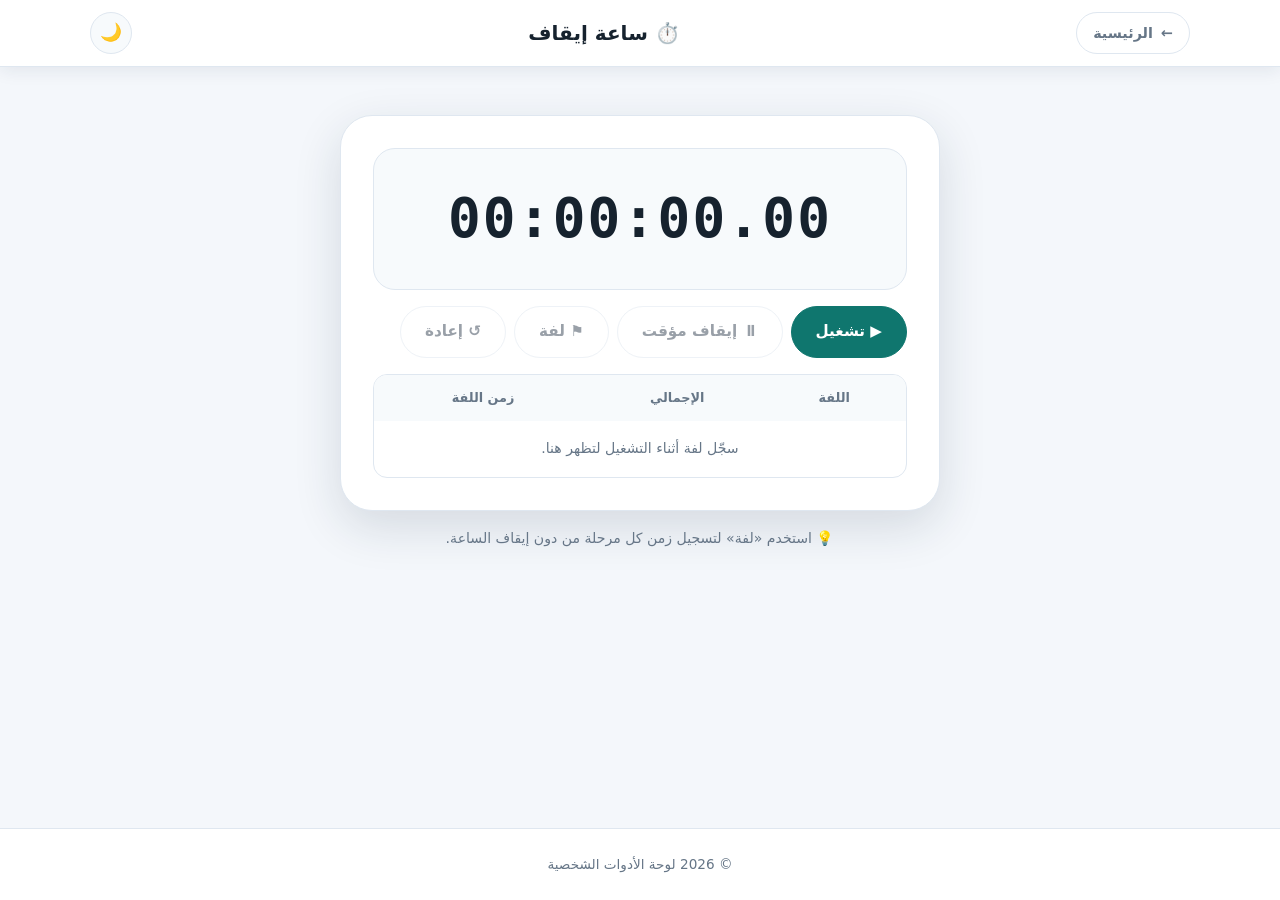
<file: stopwatch.html>
<!DOCTYPE html>
<html lang="ar" dir="rtl">
<head>
  <meta charset="UTF-8" />
  <meta name="viewport" content="width=device-width, initial-scale=1.0" />
  <title>ساعة إيقاف — لوحة الأدوات</title>
  <meta name="description" content="ساعة إيقاف دقيقة مع إمكانية حفظ أزمنة اللفات." />
  <script>!function(){try{var t=localStorage.getItem('toolbox_theme_v1');if(t)document.documentElement.setAttribute('data-theme',t);else if(window.matchMedia('(prefers-color-scheme:dark)').matches)document.documentElement.setAttribute('data-theme','dark')}catch(e){}}();</script>
  <style>html{background-color:#f4f7fb}html[data-theme="dark"]{background-color:#0e1620}</style>
  <link rel="stylesheet" href="style.css" />
</head>
<body>
  <header class="site-header" role="banner">
    <div class="container"><div class="header__inner">
      <a href="index.html" class="back-link" aria-label="العودة للصفحة الرئيسية"><span aria-hidden="true">←</span> الرئيسية</a>
      <h1 class="tool-page-title">⏱️ ساعة إيقاف</h1>
      <button id="themeToggle" class="btn btn--icon theme-toggle" type="button" aria-pressed="false" aria-label="تبديل الوضع الداكن"><span class="icon-sun" aria-hidden="true">☀️</span><span class="icon-moon" aria-hidden="true">🌙</span></button>
    </div></div>
  </header>

  <main id="main" class="tool-page">
    <div class="container tool-container">
      <div class="tool-card-solo" id="stopwatch-widget">
        <div class="stopwatch__screen" aria-live="polite" aria-label="الوقت المنقضي">
          <time id="stopwatch-display" class="stopwatch__time" datetime="PT0S">00:00:00.00</time>
        </div>

        <div class="stopwatch__actions" role="group" aria-label="التحكم بساعة الإيقاف">
          <button class="btn btn--primary" type="button" id="stopwatch-start">▶ تشغيل</button>
          <button class="btn" type="button" id="stopwatch-pause" disabled>⏸ إيقاف مؤقت</button>
          <button class="btn" type="button" id="stopwatch-lap" disabled>⚑ لفة</button>
          <button class="btn btn--ghost" type="button" id="stopwatch-reset" disabled>↺ إعادة</button>
        </div>

        <div class="laps" aria-label="أزمنة اللفات">
          <div class="laps__head"><span>اللفة</span><span>الإجمالي</span><span>زمن اللفة</span></div>
          <ol id="stopwatch-laps" class="laps__list"></ol>
          <p id="stopwatch-empty" class="laps__empty">سجّل لفة أثناء التشغيل لتظهر هنا.</p>
        </div>
      </div>
      <p class="tool-hint">💡 استخدم «لفة» لتسجيل زمن كل مرحلة من دون إيقاف الساعة.</p>
    </div>
  </main>

  <footer class="site-footer" role="contentinfo"><div class="container"><p class="footer__copy">© <span id="year"></span> لوحة الأدوات الشخصية</p></div></footer>
  <script src="script.js"></script>
</body>
</html>
</file>
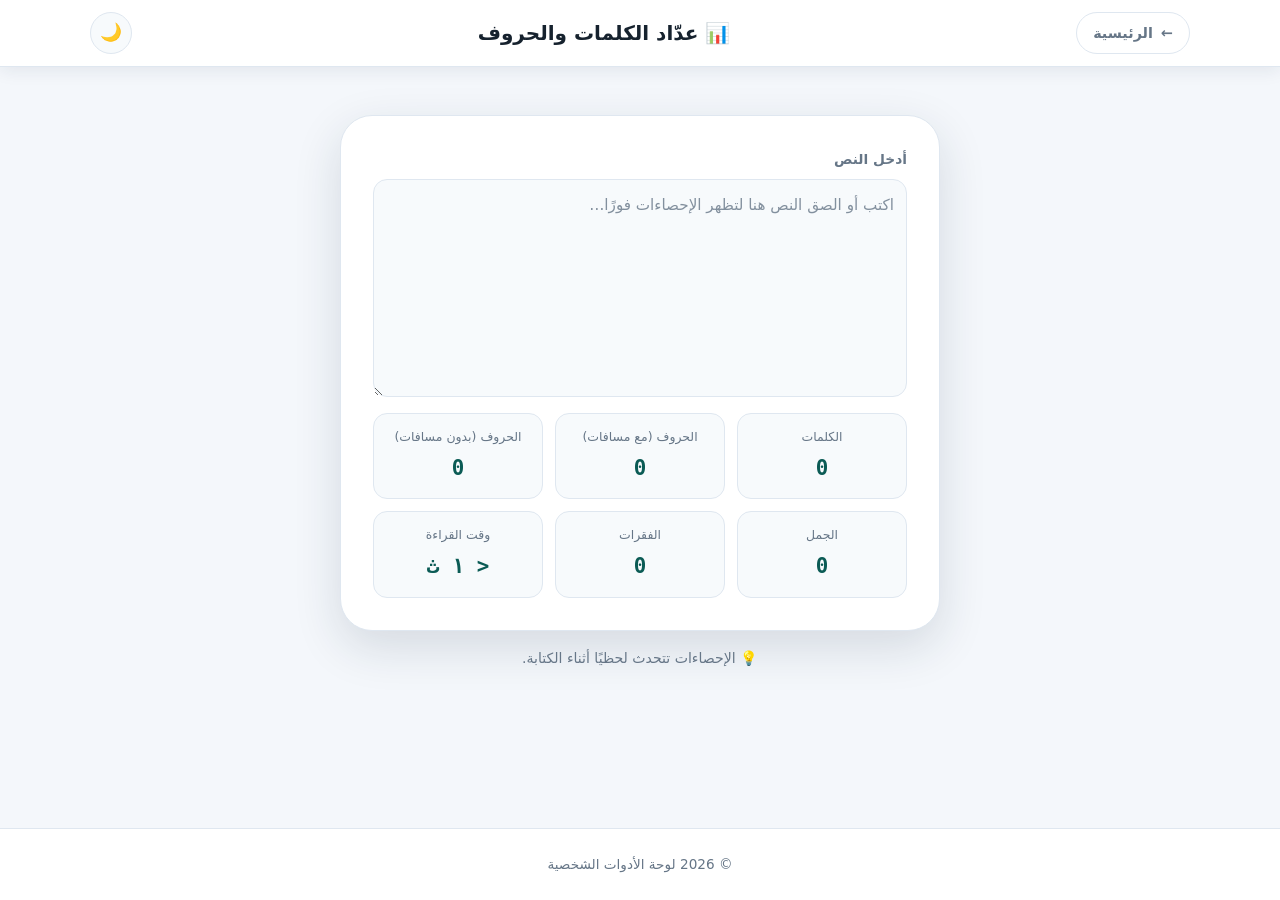
<file: text-counter.html>
﻿<!DOCTYPE html>
<html lang="ar" dir="rtl">
<head>
  <meta charset="UTF-8" />
  <meta name="viewport" content="width=device-width, initial-scale=1.0" />
  <title>عداد الكلمات والحروف — لوحة الأدوات</title>
  <!-- تطبيق الثيم فورًا لمنع الوميض الأبيض عند التنقل -->
  <script>!function(){try{var t=localStorage.getItem('toolbox_theme_v1');if(t)document.documentElement.setAttribute('data-theme',t);else if(window.matchMedia('(prefers-color-scheme:dark)').matches)document.documentElement.setAttribute('data-theme','dark')}catch(e){}}();</script>
  <style>html{background-color:#f4f7fb}html[data-theme="dark"]{background-color:#0e1620}</style>
  <meta name="description" content="إحصاء الكلمات والحروف والجمل وزمن القراءة لحظيًا." />
  <link rel="stylesheet" href="style.css" />
</head>
<body>

  <header class="site-header" role="banner">
    <div class="container">
      <div class="header__inner">
        <a href="index.html" class="back-link" aria-label="العودة للصفحة الرئيسية">
          <span aria-hidden="true">←</span> الرئيسية
        </a>
        <h1 class="tool-page-title">📊 عدّاد الكلمات والحروف</h1>
        <button id="themeToggle" class="btn btn--icon theme-toggle" type="button"
          aria-pressed="false" aria-label="تبديل الوضع الداكن">
          <span class="icon-sun" aria-hidden="true">☀️</span>
          <span class="icon-moon" aria-hidden="true">🌙</span>
        </button>
      </div>
    </div>
  </header>

  <main id="main" class="tool-page">
    <div class="container tool-container">

      <div class="tool-card-solo" id="counter-widget">

        <div class="field">
          <label class="field__label" for="counter-input">أدخل النص</label>
          <textarea id="counter-input" class="field__input field__input--area"
            placeholder="اكتب أو الصق النص هنا لتظهر الإحصاءات فورًا…"
            rows="7"></textarea>
        </div>

        <div class="stats-grid" role="region" aria-label="إحصاءات النص" aria-live="polite">
          <div class="stat">
            <div class="stat__label">الكلمات</div>
            <div class="stat__value" id="cnt-words">0</div>
          </div>
          <div class="stat">
            <div class="stat__label">الحروف (مع مسافات)</div>
            <div class="stat__value" id="cnt-chars">0</div>
          </div>
          <div class="stat">
            <div class="stat__label">الحروف (بدون مسافات)</div>
            <div class="stat__value" id="cnt-chars-no-space">0</div>
          </div>
          <div class="stat">
            <div class="stat__label">الجمل</div>
            <div class="stat__value" id="cnt-sentences">0</div>
          </div>
          <div class="stat">
            <div class="stat__label">الفقرات</div>
            <div class="stat__value" id="cnt-paragraphs">0</div>
          </div>
          <div class="stat">
            <div class="stat__label">وقت القراءة</div>
            <div class="stat__value" id="cnt-readtime">٠ ث</div>
          </div>
        </div>

      </div>

      <p class="tool-hint">💡 الإحصاءات تتحدث لحظيًا أثناء الكتابة.</p>
    </div>
  </main>

  <footer class="site-footer" role="contentinfo">
    <div class="container">
      <p class="footer__copy">© <span id="year"></span> لوحة الأدوات الشخصية</p>
    </div>
  </footer>

  <script src="script.js"></script>
</body>
</html>
</file>
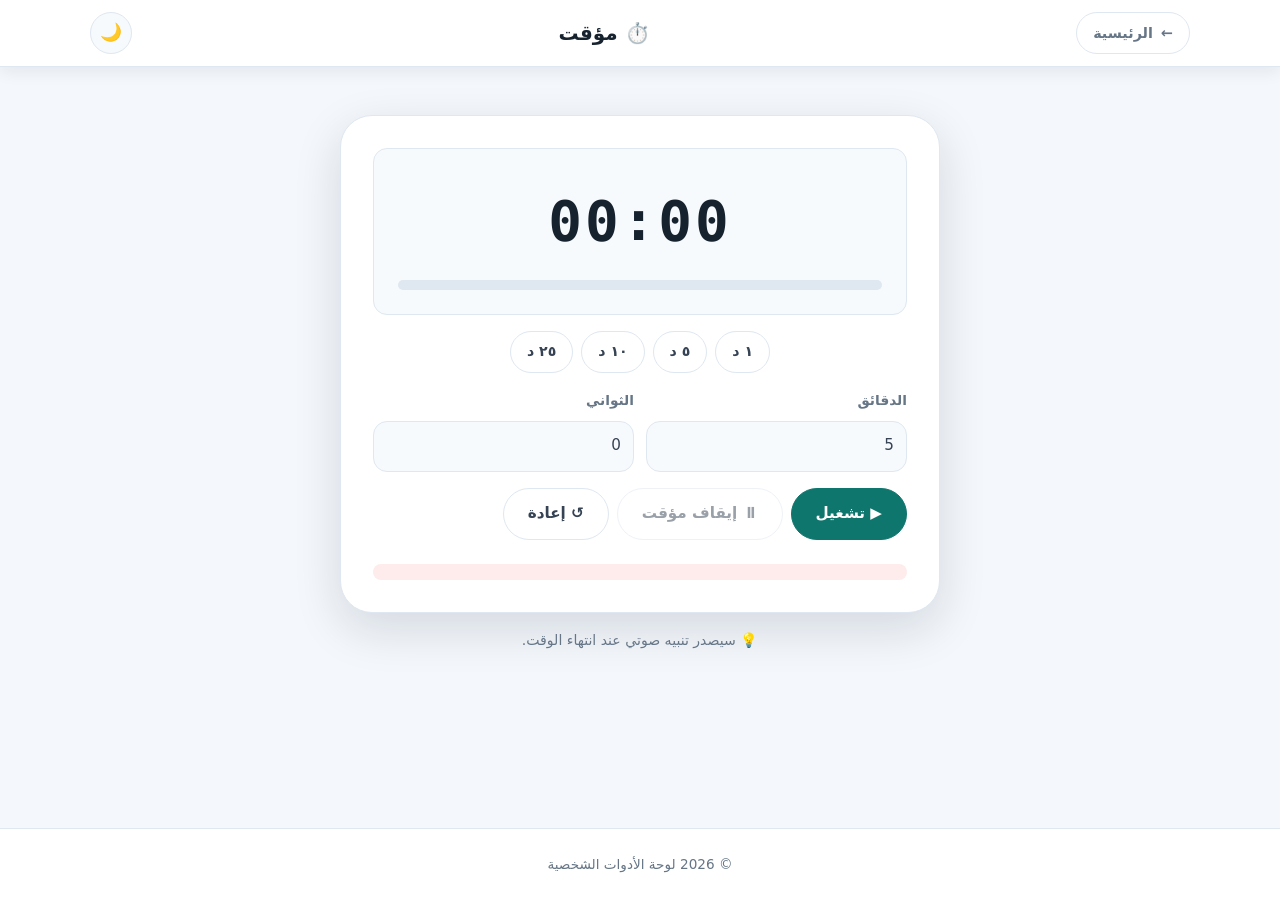
<file: timer.html>
﻿<!DOCTYPE html>
<html lang="ar" dir="rtl">
<head>
  <meta charset="UTF-8" />
  <meta name="viewport" content="width=device-width, initial-scale=1.0" />
  <title>مؤقت — لوحة الأدوات</title>
  <!-- تطبيق الثيم فورًا لمنع الوميض الأبيض عند التنقل -->
  <script>!function(){try{var t=localStorage.getItem('toolbox_theme_v1');if(t)document.documentElement.setAttribute('data-theme',t);else if(window.matchMedia('(prefers-color-scheme:dark)').matches)document.documentElement.setAttribute('data-theme','dark')}catch(e){}}();</script>
  <style>html{background-color:#f4f7fb}html[data-theme="dark"]{background-color:#0e1620}</style>
  <meta name="description" content="مؤقت تنازلي مع شريط تقدم وتنبيه صوتي عند الانتهاء." />
  <link rel="stylesheet" href="style.css" />
</head>
<body>

  <header class="site-header" role="banner">
    <div class="container">
      <div class="header__inner">
        <a href="index.html" class="back-link" aria-label="العودة للصفحة الرئيسية">
          <span aria-hidden="true">←</span> الرئيسية
        </a>
        <h1 class="tool-page-title">⏱️ مؤقت</h1>
        <button id="themeToggle" class="btn btn--icon theme-toggle" type="button"
          aria-pressed="false" aria-label="تبديل الوضع الداكن">
          <span class="icon-sun" aria-hidden="true">☀️</span>
          <span class="icon-moon" aria-hidden="true">🌙</span>
        </button>
      </div>
    </div>
  </header>

  <main id="main" class="tool-page">
    <div class="container tool-container">

      <div class="tool-card-solo" id="timer-widget">

        <!-- شاشة الوقت -->
        <div class="timer__screen" aria-live="polite" aria-label="عرض الوقت">
          <div class="timer__time" id="timer-display" aria-label="الوقت المتبقي">00:00</div>
          <div class="timer__bar" role="progressbar" aria-valuenow="100"
            aria-valuemin="0" aria-valuemax="100" aria-label="شريط التقدم">
            <span class="timer__bar-fill" id="timer-bar-fill" style="width:100%"></span>
          </div>
        </div>

        <!-- أوقات سريعة -->
        <div class="btn-row timer__presets" role="group" aria-label="أوقات سريعة">
          <button class="btn btn--sm" type="button" data-timer-preset="60">١ د</button>
          <button class="btn btn--sm" type="button" data-timer-preset="300">٥ د</button>
          <button class="btn btn--sm" type="button" data-timer-preset="600">١٠ د</button>
          <button class="btn btn--sm" type="button" data-timer-preset="1500">٢٥ د</button>
        </div>

        <!-- حقول الإدخال -->
        <div class="timer__inputs">
          <div class="field">
            <label class="field__label" for="timer-minutes">الدقائق</label>
            <input type="number" id="timer-minutes" class="field__input"
              min="0" max="99" value="5" aria-label="عدد الدقائق" />
          </div>
          <div class="field">
            <label class="field__label" for="timer-seconds">الثواني</label>
            <input type="number" id="timer-seconds" class="field__input"
              min="0" max="59" value="0" aria-label="عدد الثواني" />
          </div>
        </div>

        <!-- أزرار التحكم -->
        <div class="timer__actions" role="group" aria-label="أزرار التحكم">
          <button class="btn btn--primary" type="button" id="timer-start">▶ تشغيل</button>
          <button class="btn" type="button" id="timer-pause" disabled>⏸ إيقاف مؤقت</button>
          <button class="btn btn--ghost" type="button" id="timer-reset">↺ إعادة</button>
        </div>

        <p id="timer-error" class="field__error" role="alert" aria-live="assertive" hidden></p>
      </div>

      <p class="tool-hint">💡 سيصدر تنبيه صوتي عند انتهاء الوقت.</p>
    </div>
  </main>

  <footer class="site-footer" role="contentinfo">
    <div class="container">
      <p class="footer__copy">© <span id="year"></span> لوحة الأدوات الشخصية</p>
    </div>
  </footer>

  <script src="script.js"></script>
</body>
</html>
</file>
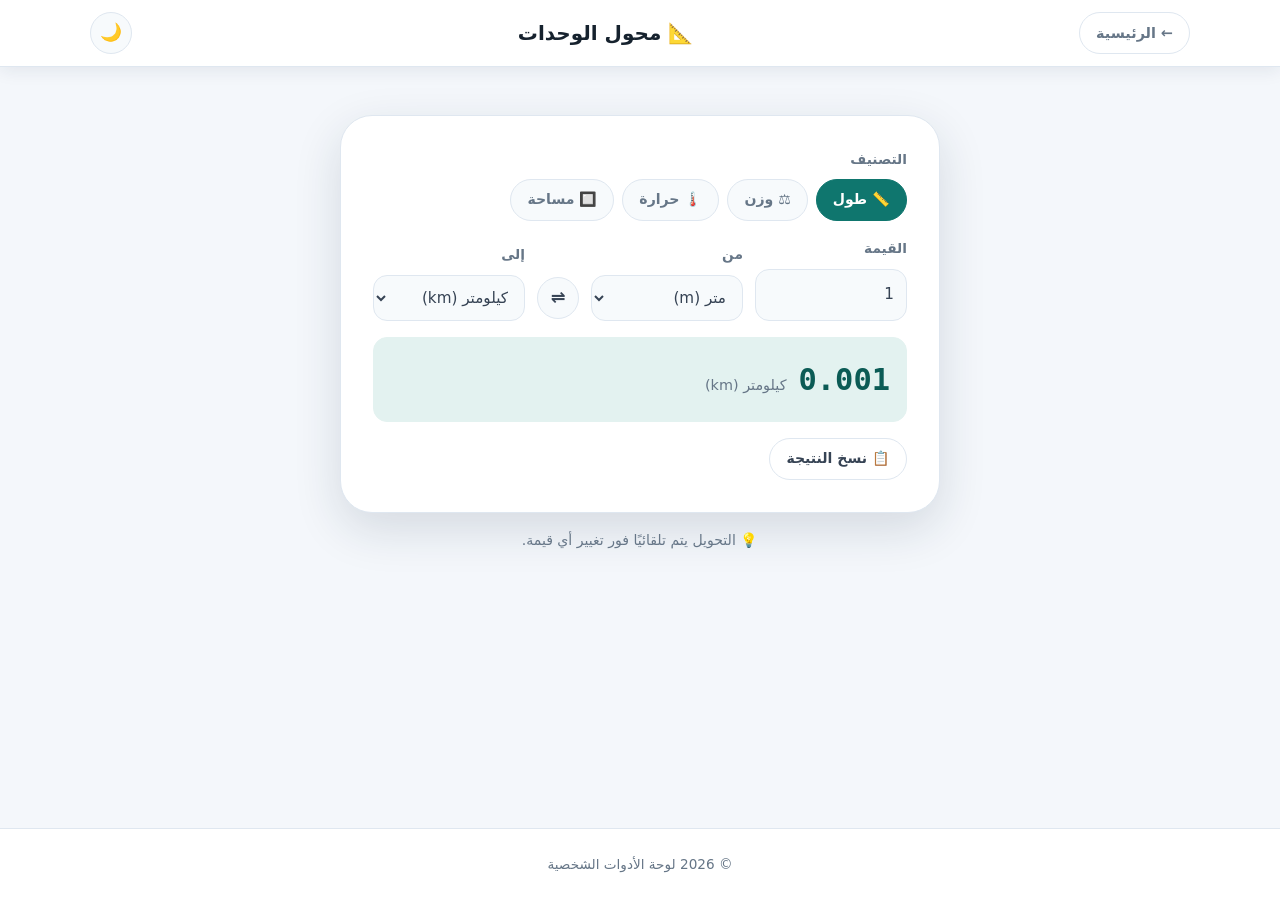
<file: unit-converter.html>
<!DOCTYPE html>
<html lang="ar" dir="rtl">
<head>
  <meta charset="UTF-8" />
  <meta name="viewport" content="width=device-width, initial-scale=1.0" />
  <title>محول الوحدات — لوحة الأدوات</title>
  <meta name="description" content="تحويل الوحدات: طول، وزن، درجة حرارة، مساحة." />
  <script>!function(){try{var t=localStorage.getItem('toolbox_theme_v1');if(t)document.documentElement.setAttribute('data-theme',t);else if(window.matchMedia('(prefers-color-scheme:dark)').matches)document.documentElement.setAttribute('data-theme','dark')}catch(e){}}();</script>
  <style>html{background-color:#f4f7fb}html[data-theme="dark"]{background-color:#0e1620}</style>
  <link rel="stylesheet" href="style.css" />
</head>
<body>
  <header class="site-header" role="banner">
    <div class="container">
      <div class="header__inner">
        <a href="index.html" class="back-link">← الرئيسية</a>
        <h1 class="tool-page-title">📐 محول الوحدات</h1>
        <button id="themeToggle" class="btn btn--icon theme-toggle" type="button" aria-pressed="false" aria-label="تبديل الوضع الداكن">
          <span class="icon-sun" aria-hidden="true">☀️</span>
          <span class="icon-moon" aria-hidden="true">🌙</span>
        </button>
      </div>
    </div>
  </header>

  <main id="main" class="tool-page">
    <div class="container tool-container">
      <div class="tool-card-solo" id="unit-widget">

        <!-- التصنيف -->
        <div class="field">
          <label class="field__label" for="unit-category">التصنيف</label>
          <div class="unit-category-tabs" role="group" aria-label="تصنيف الوحدات">
            <button class="tab-btn tab-btn--active" type="button" data-cat="length">📏 طول</button>
            <button class="tab-btn" type="button" data-cat="weight">⚖️ وزن</button>
            <button class="tab-btn" type="button" data-cat="temp">🌡️ حرارة</button>
            <button class="tab-btn" type="button" data-cat="area">🔲 مساحة</button>
          </div>
        </div>

        <!-- المدخلات -->
        <div class="unit-converter-grid">
          <div class="field">
            <label class="field__label" for="unit-from-val">القيمة</label>
            <input type="number" id="unit-from-val" class="field__input"
              placeholder="0" value="1" aria-label="القيمة المراد تحويلها" />
          </div>
          <div class="field">
            <label class="field__label" for="unit-from">من</label>
            <select id="unit-from" class="field__input" aria-label="الوحدة المصدر"></select>
          </div>
          <div class="unit-swap-col">
            <button class="btn btn--icon" type="button" id="unit-swap" title="تبديل">⇌</button>
          </div>
          <div class="field">
            <label class="field__label" for="unit-to">إلى</label>
            <select id="unit-to" class="field__input" aria-label="الوحدة الهدف"></select>
          </div>
        </div>

        <!-- النتيجة -->
        <div class="unit-result" id="unit-result" aria-live="polite" aria-label="نتيجة التحويل">
          <span class="unit-result__value" id="unit-result-val">—</span>
          <span class="unit-result__label" id="unit-result-label"></span>
        </div>

        <div class="btn-row">
          <button class="btn btn--ghost btn--sm" type="button" id="unit-copy">📋 نسخ النتيجة</button>
          <p id="unit-status" class="status" hidden></p>
        </div>

      </div>
      <p class="tool-hint">💡 التحويل يتم تلقائيًا فور تغيير أي قيمة.</p>
    </div>
  </main>

  <footer class="site-footer"><div class="container"><p class="footer__copy">© <span id="year"></span> لوحة الأدوات الشخصية</p></div></footer>
  <script src="script.js"></script>
</body>
</html>
</file>
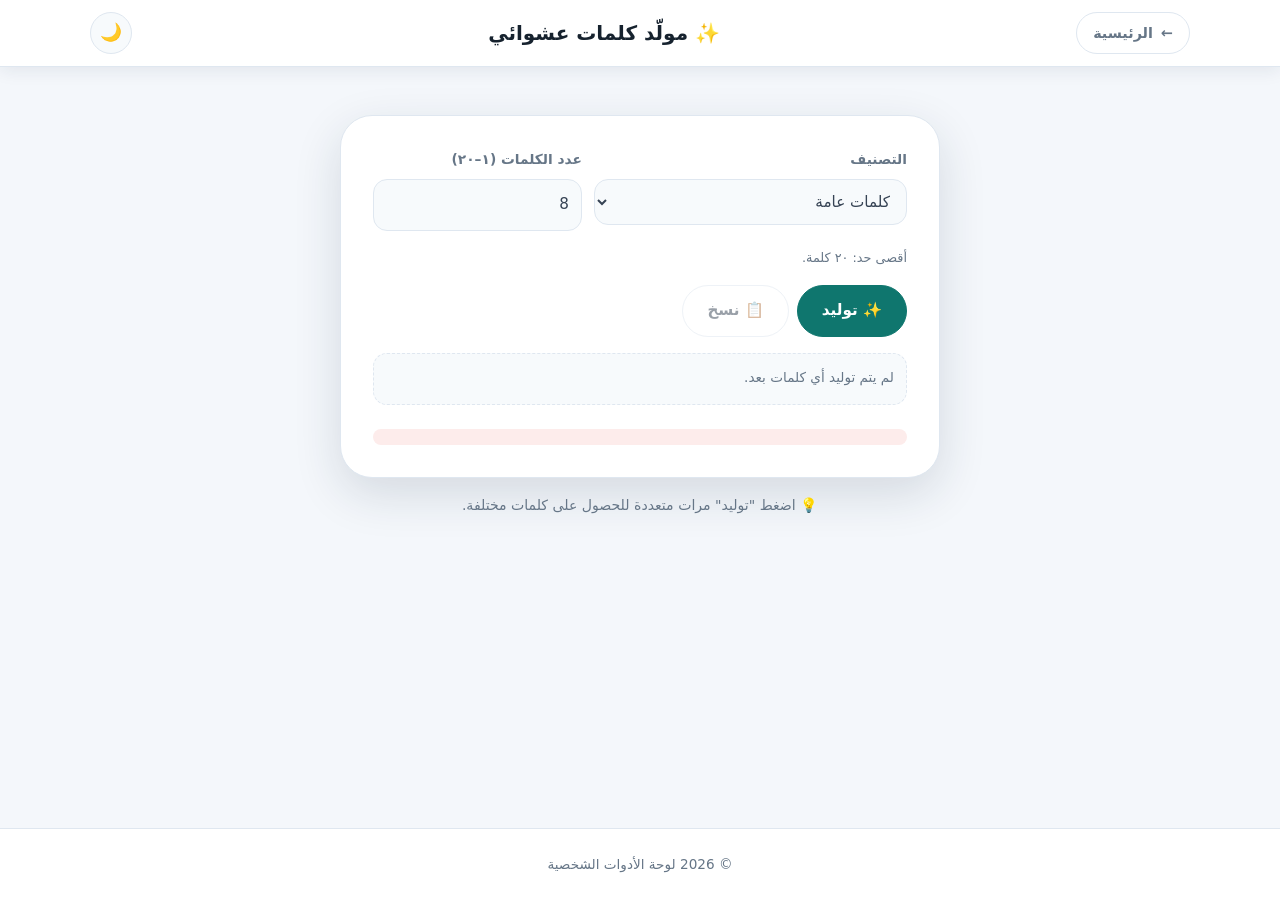
<file: word-generator.html>
﻿<!DOCTYPE html>
<html lang="ar" dir="rtl">
<head>
  <meta charset="UTF-8" />
  <meta name="viewport" content="width=device-width, initial-scale=1.0" />
  <title>مولد كلمات عشوائي — لوحة الأدوات</title>
  <!-- تطبيق الثيم فورًا لمنع الوميض الأبيض عند التنقل -->
  <script>!function(){try{var t=localStorage.getItem('toolbox_theme_v1');if(t)document.documentElement.setAttribute('data-theme',t);else if(window.matchMedia('(prefers-color-scheme:dark)').matches)document.documentElement.setAttribute('data-theme','dark')}catch(e){}}();</script>
  <style>html{background-color:#f4f7fb}html[data-theme="dark"]{background-color:#0e1620}</style>
  <meta name="description" content="توليد كلمات عربية عشوائية لكتابتك أو ألعابك أو اختباراتك." />
  <link rel="stylesheet" href="style.css" />
</head>
<body>

  <header class="site-header" role="banner">
    <div class="container">
      <div class="header__inner">
        <a href="index.html" class="back-link" aria-label="العودة للصفحة الرئيسية">
          <span aria-hidden="true">←</span> الرئيسية
        </a>
        <h1 class="tool-page-title">✨ مولّد كلمات عشوائي</h1>
        <button id="themeToggle" class="btn btn--icon theme-toggle" type="button"
          aria-pressed="false" aria-label="تبديل الوضع الداكن">
          <span class="icon-sun" aria-hidden="true">☀️</span>
          <span class="icon-moon" aria-hidden="true">🌙</span>
        </button>
      </div>
    </div>
  </header>

  <main id="main" class="tool-page">
    <div class="container tool-container">

      <div class="tool-card-solo" id="gen-widget">

        <div class="generator__controls">
          <div class="field">
            <label class="field__label" for="gen-category">التصنيف</label>
            <select id="gen-category" class="field__input" aria-label="اختر تصنيف الكلمات">
              <option value="general">كلمات عامة</option>
              <option value="adjectives">صفات</option>
              <option value="verbs">أفعال</option>
              <option value="nature">طبيعة</option>
              <option value="food">طعام</option>
            </select>
          </div>
          <div class="field">
            <label class="field__label" for="gen-count">عدد الكلمات (١–٢٠)</label>
            <input type="number" id="gen-count" class="field__input"
              min="1" max="20" value="8"
              aria-label="عدد الكلمات المراد توليدها"
              aria-describedby="gen-count-hint" />
          </div>
        </div>
        <span id="gen-count-hint" class="field__hint">أقصى حد: ٢٠ كلمة.</span>

        <div class="btn-row">
          <button class="btn btn--primary" type="button" id="gen-generate">✨ توليد</button>
          <button class="btn btn--ghost" type="button" id="gen-copy" disabled>📋 نسخ</button>
          <p id="gen-status" class="status" hidden></p>
        </div>

        <div class="chips" id="gen-output"
          role="region" aria-label="الكلمات المولّدة" aria-live="polite"></div>

        <p id="gen-error" class="field__error" role="alert" aria-live="assertive" hidden></p>
      </div>

      <p class="tool-hint">💡 اضغط "توليد" مرات متعددة للحصول على كلمات مختلفة.</p>
    </div>
  </main>

  <footer class="site-footer" role="contentinfo">
    <div class="container">
      <p class="footer__copy">© <span id="year"></span> لوحة الأدوات الشخصية</p>
    </div>
  </footer>

  <script src="script.js"></script>
</body>
</html>
</file>
<file: style.css>
/* ==========================================================================
   لوحة الأدوات الشخصية — style.css
   ========================================================================== */

/* ==========================================================================
   1) متغيرات التصميم
   ========================================================================== */
:root {
  color-scheme: light;
  --color-bg:           #f4f7fb;
  --color-bg-soft:      #e9eff7;
  --color-surface:      #ffffff;
  --color-surface-2:    #f7fafc;
  --color-text:         #364354;
  --color-heading:      #16222e;
  --color-muted:        #667687;
  --color-border:       #dfe7f0;
  --color-primary:      #0f766e;
  --color-primary-dark: #0b5b55;
  --color-primary-soft: #e3f2f0;
  --color-on-primary:   #ffffff;
  --color-accent:       #b45309;
  --color-danger:       #c0392b;
  --color-danger-soft:  #fdeceb;
  --color-success:      #15803d;
  --shadow-sm:  0 4px 16px rgba(22,42,62,.08);
  --shadow-lg:  0 16px 48px rgba(22,42,62,.14);
  --radius-sm:  8px;
  --radius-md:  14px;
  --radius-lg:  22px;
  --radius-xl:  32px;
  --radius-pill: 999px;
  --space-1: 4px;  --space-2: 8px;   --space-3: 12px;
  --space-4: 16px; --space-5: 24px;  --space-6: 32px;
  --space-7: 48px; --space-8: 72px;
  --transition: 200ms ease;
  --transition-slow: 420ms cubic-bezier(.22,.61,.36,1);
  --header-h: 66px;
  --font: system-ui, -apple-system, "Segoe UI", Tahoma, "Noto Sans Arabic", Arial, sans-serif;
  --font-mono: "SFMono-Regular", Consolas, monospace;
}

/* وضع داكن يدوي */
:root[data-theme="dark"] {
  color-scheme: dark;
  --color-bg:           #0e1620;
  --color-bg-soft:      #121c27;
  --color-surface:      #17222e;
  --color-surface-2:    #1d2936;
  --color-text:         #dbe4ee;
  --color-heading:      #f2f7fb;
  --color-muted:        #9aabbb;
  --color-border:       #2a3846;
  --color-primary:      #4fd1c5;
  --color-primary-dark: #2bb3a7;
  --color-primary-soft: #16323a;
  --color-on-primary:   #06201d;
  --color-accent:       #f0b357;
  --color-danger:       #f79b8f;
  --color-danger-soft:  #3a2320;
  --color-success:      #6ee7a8;
  --shadow-sm: 0 4px 20px rgba(0,0,0,.35);
  --shadow-lg: 0 16px 48px rgba(0,0,0,.45);
}

/* وضع داكن تلقائي حسب النظام */
@media (prefers-color-scheme: dark) {
  :root:not([data-theme]) {
    color-scheme: dark;
    --color-bg:           #0e1620;
    --color-bg-soft:      #121c27;
    --color-surface:      #17222e;
    --color-surface-2:    #1d2936;
    --color-text:         #dbe4ee;
    --color-heading:      #f2f7fb;
    --color-muted:        #9aabbb;
    --color-border:       #2a3846;
    --color-primary:      #4fd1c5;
    --color-primary-dark: #2bb3a7;
    --color-primary-soft: #16323a;
    --color-on-primary:   #06201d;
    --color-accent:       #f0b357;
    --color-danger:       #f79b8f;
    --color-danger-soft:  #3a2320;
    --color-success:      #6ee7a8;
    --shadow-sm: 0 4px 20px rgba(0,0,0,.35);
    --shadow-lg: 0 16px 48px rgba(0,0,0,.45);
  }
}

/* ==========================================================================
   2) إعادة الضبط والأساسيات
   ========================================================================== */
*, *::before, *::after { box-sizing: border-box; }

html {
  scroll-behavior: smooth;
  scroll-padding-top: calc(var(--header-h) + var(--space-4));
}

body {
  margin: 0;
  font-family: var(--font);
  font-size: 1rem;
  line-height: 1.7;
  background-color: var(--color-bg);
  color: var(--color-text);
  transition: background-color var(--transition), color var(--transition);
  min-height: 100dvh;
  display: flex;
  flex-direction: column;
}

main { flex: 1; }

h1, h2, h3 { margin: 0; color: var(--color-heading); line-height: 1.3; font-weight: 700; }
p  { margin: 0; }
a  { color: var(--color-primary); text-decoration: none; }
a:hover { text-decoration: underline; }

button, input, select, textarea { font: inherit; color: inherit; }
ul, ol { margin: 0; padding: 0; list-style: none; }

:focus-visible {
  outline: 3px solid var(--color-primary);
  outline-offset: 2px;
  border-radius: var(--radius-sm);
}

::selection {
  background-color: var(--color-primary);
  color: var(--color-on-primary);
}

.text-accent { color: var(--color-accent); }

.container {
  width: min(1100px, 100% - 2rem);
  margin-inline: auto;
}

/* ==========================================================================
   3) الشريط العلوي
   ========================================================================== */
.site-header {
  position: sticky;
  top: 0;
  z-index: 50;
  background-color: var(--color-surface);
  border-bottom: 1px solid var(--color-border);
  box-shadow: var(--shadow-sm);
  transition: background-color var(--transition), box-shadow var(--transition);
}

.header__inner {
  display: flex;
  align-items: center;
  gap: var(--space-4);
  min-height: var(--header-h);
}

/* الشعار */
.brand {
  display: flex;
  align-items: center;
  gap: var(--space-3);
  color: var(--color-heading);
  font-weight: 700;
  font-size: 1.05rem;
  text-decoration: none;
  transition: opacity var(--transition);
}
.brand:hover { opacity: 0.85; text-decoration: none; }
.brand__icon { font-size: 1.5rem; }
.brand__accent { color: var(--color-accent); }

/* زر الرجوع في صفحات الأدوات */
.back-link {
  display: inline-flex;
  align-items: center;
  gap: var(--space-2);
  padding: var(--space-2) var(--space-4);
  border: 1px solid var(--color-border);
  border-radius: var(--radius-pill);
  color: var(--color-muted);
  font-size: 0.9rem;
  font-weight: 600;
  transition: background-color var(--transition), color var(--transition), border-color var(--transition);
  text-decoration: none;
  white-space: nowrap;
}
.back-link:hover {
  background-color: var(--color-primary-soft);
  border-color: var(--color-primary);
  color: var(--color-primary-dark);
  text-decoration: none;
}

/* عنوان صفحة الأداة */
.tool-page-title {
  flex: 1;
  text-align: center;
  font-size: clamp(1rem, 3vw, 1.25rem);
  color: var(--color-heading);
}

/* ==========================================================================
   4) الأزرار
   ========================================================================== */
.btn {
  display: inline-flex;
  align-items: center;
  justify-content: center;
  gap: var(--space-2);
  padding: var(--space-3) var(--space-5);
  min-height: 44px;
  border: 1px solid var(--color-border);
  border-radius: var(--radius-pill);
  background-color: var(--color-surface);
  color: var(--color-text);
  font-size: .95rem;
  font-weight: 600;
  cursor: pointer;
  transition: background-color var(--transition), color var(--transition),
    border-color var(--transition), transform var(--transition), box-shadow var(--transition);
}
.btn:hover {
  border-color: var(--color-primary);
  color: var(--color-primary-dark);
  transform: translateY(-2px);
  box-shadow: var(--shadow-sm);
}
.btn:active { transform: translateY(0); }
.btn:disabled { opacity: .5; cursor: not-allowed; transform: none; box-shadow: none; }

.btn--primary {
  background-color: var(--color-primary);
  border-color: var(--color-primary);
  color: var(--color-on-primary);
}
.btn--primary:hover {
  background-color: var(--color-primary-dark);
  border-color: var(--color-primary-dark);
  color: var(--color-on-primary);
}

.btn--ghost { background-color: transparent; }

.btn--sm { padding: var(--space-2) var(--space-4); min-height: 38px; font-size: .88rem; }

.btn--icon {
  width: 42px; height: 42px; min-height: 42px;
  padding: 0;
  border-radius: var(--radius-pill);
  background-color: var(--color-surface-2);
  font-size: 1.1rem;
}

.btn-row {
  display: flex;
  flex-wrap: wrap;
  gap: var(--space-2);
  align-items: center;
}

/* ==========================================================================
   5) تبديل الوضع الداكن — أيقونات نصية (إيموجي)
   ========================================================================== */
.theme-toggle .icon-sun  { display: none; }
.theme-toggle .icon-moon { display: block; }

:root[data-theme="dark"] .theme-toggle .icon-sun  { display: block; }
:root[data-theme="dark"] .theme-toggle .icon-moon { display: none; }

@media (prefers-color-scheme: dark) {
  :root:not([data-theme]) .theme-toggle .icon-sun  { display: block; }
  :root:not([data-theme]) .theme-toggle .icon-moon { display: none; }
}

/* ==========================================================================
   6) الحقول
   ========================================================================== */
.field {
  display: flex;
  flex-direction: column;
  gap: var(--space-2);
  min-width: 0;
}
.field__label {
  font-size: .86rem;
  font-weight: 600;
  color: var(--color-muted);
}
.field__input {
  width: 100%;
  padding: var(--space-3);
  border: 1px solid var(--color-border);
  border-radius: var(--radius-md);
  background-color: var(--color-surface-2);
  color: var(--color-text);
  font-size: .95rem;
  transition: border-color var(--transition), box-shadow var(--transition);
}
.field__input::placeholder { color: var(--color-muted); opacity: .8; }
.field__input:hover { border-color: var(--color-primary); }
.field__input:focus {
  outline: none;
  border-color: var(--color-primary);
  box-shadow: 0 0 0 3px var(--color-primary-soft);
}
.field__input--area { min-height: 130px; resize: vertical; line-height: 1.8; }
select.field__input { cursor: pointer; }
.field__hint { font-size: .8rem; color: var(--color-muted); }
.field__error {
  display: flex;
  align-items: flex-start;
  gap: var(--space-2);
  margin-top: var(--space-2);
  padding: var(--space-2) var(--space-3);
  border-radius: var(--radius-sm);
  background-color: var(--color-danger-soft);
  color: var(--color-danger);
  font-size: .85rem;
  font-weight: 600;
}

/* ==========================================================================
   7) رسائل الحالة
   ========================================================================== */
.status { font-size: .85rem; font-weight: 600; }
.status--ok    { color: var(--color-success); }
.status--error { color: var(--color-danger); }

/* ==========================================================================
   8) الصفحة الرئيسية — Hero
   ========================================================================== */
.hero {
  position: relative;
  padding: var(--space-8) 0 var(--space-6);
  overflow: hidden;
  text-align: center;
}

.hero::before {
  content: "";
  position: absolute;
  inset: -20% 0 auto 0;
  height: 400px;
  background: radial-gradient(560px 280px at 70% 20%, var(--color-primary-soft), transparent 70%),
              radial-gradient(400px 240px at 20% 0%,  var(--color-bg-soft), transparent 72%);
  pointer-events: none;
}

.hero__content {
  position: relative;
  display: flex;
  flex-direction: column;
  align-items: center;
  gap: var(--space-4);
}

.hero__badge {
  display: inline-flex;
  align-items: center;
  gap: var(--space-2);
  padding: var(--space-1) var(--space-4);
  border: 1px solid var(--color-primary-soft);
  border-radius: var(--radius-pill);
  background-color: var(--color-primary-soft);
  color: var(--color-primary-dark);
  font-size: .82rem;
  font-weight: 600;
}

.hero__title {
  font-size: clamp(2rem, 5vw, 3.2rem);
  letter-spacing: -.5px;
  max-width: 18ch;
}

.hero__text {
  max-width: 58ch;
  font-size: 1.05rem;
  color: var(--color-muted);
}

.hero__stats {
  display: flex;
  flex-wrap: wrap;
  justify-content: center;
  gap: var(--space-6);
  margin-top: var(--space-3);
  padding-top: var(--space-5);
  border-top: 1px dashed var(--color-border);
  width: 100%;
  max-width: 560px;
}

.hero__stat {
  display: flex;
  flex-direction: column;
  align-items: center;
}
.hero__stat strong {
  font-size: 1.5rem;
  font-weight: 800;
  color: var(--color-primary-dark);
}
.hero__stat span {
  font-size: .82rem;
  color: var(--color-muted);
}

/* ==========================================================================
   9) الصفحة الرئيسية — شبكة الأدوات
   ========================================================================== */
.tools-section {
  padding: var(--space-6) 0 var(--space-8);
}

.section-head {
  text-align: center;
  margin-bottom: var(--space-6);
}

.section-title {
  font-size: clamp(1.4rem, 3vw, 2rem);
  margin-bottom: var(--space-2);
}

.section-desc {
  color: var(--color-muted);
}

/* شبكة البطاقات */
.home-grid {
  display: grid;
  grid-template-columns: repeat(auto-fit, minmax(280px, 1fr));
  gap: var(--space-5);
}

/* بطاقة الأداة */
.home-card {
  display: flex;
  flex-direction: column;
  gap: var(--space-4);
  padding: var(--space-6);
  border: 1px solid var(--color-border);
  border-radius: var(--radius-xl);
  background-color: var(--color-surface);
  box-shadow: var(--shadow-sm);
  text-decoration: none;
  color: inherit;
  cursor: pointer;
  transition: transform var(--transition-slow), box-shadow var(--transition-slow),
    border-color var(--transition);
  position: relative;
  overflow: hidden;
}

.home-card::before {
  content: "";
  position: absolute;
  inset: 0;
  background: linear-gradient(135deg, var(--color-primary-soft) 0%, transparent 60%);
  opacity: 0;
  transition: opacity var(--transition-slow);
}

.home-card:hover {
  transform: translateY(-8px);
  border-color: var(--color-primary);
  box-shadow: var(--shadow-lg);
  text-decoration: none;
}

.home-card:hover::before { opacity: 1; }

.home-card__icon {
  position: relative;
  display: grid;
  place-items: center;
  width: 64px;
  height: 64px;
  border-radius: var(--radius-lg);
  background-color: var(--card-bg, var(--color-primary-soft));
  font-size: 2rem;
  transition: transform var(--transition-slow);
  box-shadow: 0 4px 12px rgba(0,0,0,.06);
}

.home-card:hover .home-card__icon {
  transform: scale(1.1) rotate(-5deg);
}

.home-card__body { flex: 1; position: relative; }

.home-card__title {
  font-size: 1.2rem;
  margin-bottom: var(--space-2);
  color: var(--color-heading);
}

.home-card__desc {
  font-size: .9rem;
  color: var(--color-muted);
  line-height: 1.6;
}

.home-card__cta {
  position: relative;
  display: inline-flex;
  align-items: center;
  gap: var(--space-2);
  padding: var(--space-2) var(--space-4);
  border: 1.5px solid var(--color-primary);
  border-radius: var(--radius-pill);
  background-color: transparent;
  color: var(--color-primary-dark);
  font-size: .88rem;
  font-weight: 700;
  transition: background-color var(--transition), color var(--transition);
  align-self: flex-start;
}

.home-card:hover .home-card__cta {
  background-color: var(--color-primary);
  color: var(--color-on-primary);
}

/* ==========================================================================
   10) حركة ظهور البطاقات
   ========================================================================== */
.reveal {
  opacity: 0;
  transform: translateY(24px);
  transition: opacity var(--transition-slow), transform var(--transition-slow);
}
.reveal.is-visible { opacity: 1; transform: none; }

/* ==========================================================================
   11) صفحات الأدوات
   ========================================================================== */
.tool-page {
  padding: var(--space-7) 0;
}

.tool-container {
  display: flex;
  flex-direction: column;
  align-items: center;
  gap: var(--space-4);
}

/* بطاقة الأداة المستقلة */
.tool-card-solo {
  width: 100%;
  max-width: 600px;
  display: flex;
  flex-direction: column;
  gap: var(--space-4);
  padding: var(--space-6);
  border: 1px solid var(--color-border);
  border-radius: var(--radius-xl);
  background-color: var(--color-surface);
  box-shadow: var(--shadow-lg);
}

.tool-hint {
  font-size: .88rem;
  color: var(--color-muted);
  text-align: center;
}

/* ==========================================================================
   12) الآلة الحاسبة
   ========================================================================== */
.calc__screen {
  display: flex;
  flex-direction: column;
  gap: var(--space-1);
  padding: var(--space-4);
  border: 1px solid var(--color-border);
  border-radius: var(--radius-md);
  background-color: var(--color-surface-2);
  text-align: end;
}
.calc__screen:focus-visible {
  border-color: var(--color-primary);
  box-shadow: 0 0 0 3px var(--color-primary-soft);
}
.calc__expression {
  min-height: 1.3em;
  font-family: var(--font-mono);
  font-size: .85rem;
  color: var(--color-muted);
  overflow-wrap: anywhere;
}
.calc__result {
  font-family: var(--font-mono);
  font-size: clamp(1.6rem, 5vw, 2.2rem);
  font-weight: 700;
  color: var(--color-heading);
  overflow-wrap: anywhere;
}

.calc__keys {
  display: grid;
  grid-template-columns: repeat(5, minmax(0, 1fr));
  gap: var(--space-2);
}

.calc-key {
  min-height: 52px;
  padding: var(--space-2);
  border: 1px solid var(--color-border);
  border-radius: var(--radius-md);
  background-color: var(--color-surface-2);
  color: var(--color-text);
  font-size: 1rem;
  font-weight: 600;
  cursor: pointer;
  transition: background-color var(--transition), border-color var(--transition),
    color var(--transition), transform var(--transition);
}
.calc-key:hover {
  border-color: var(--color-primary);
  background-color: var(--color-primary-soft);
  color: var(--color-primary-dark);
}
.calc-key:active { transform: scale(.95); }
.calc-key--fn  { color: var(--color-muted); }
.calc-key--op  { background-color: var(--color-bg-soft); color: var(--color-primary-dark); font-size: 1.1rem; }
.calc-key--equal {
  grid-row: span 3;
  border-color: var(--color-primary);
  background-color: var(--color-primary);
  color: var(--color-on-primary);
  font-size: 1.3rem;
}
.calc-key--equal:hover {
  border-color: var(--color-primary-dark);
  background-color: var(--color-primary-dark);
  color: var(--color-on-primary);
}
.calc-key--wide { grid-column: span 2; }

/* ==========================================================================
   13) عداد الكلمات
   ========================================================================== */
.stats-grid {
  display: grid;
  grid-template-columns: repeat(auto-fit, minmax(130px, 1fr));
  gap: var(--space-3);
}
.stat {
  padding: var(--space-3);
  border: 1px solid var(--color-border);
  border-radius: var(--radius-md);
  background-color: var(--color-surface-2);
  text-align: center;
  transition: border-color var(--transition), transform var(--transition);
}
.stat:hover {
  border-color: var(--color-primary);
  transform: translateY(-2px);
}
.stat__label {
  font-size: .78rem;
  color: var(--color-muted);
  margin-bottom: var(--space-1);
}
.stat__value {
  font-size: 1.3rem;
  font-weight: 700;
  color: var(--color-primary-dark);
  font-family: var(--font-mono);
}

/* ==========================================================================
   14) المؤقت
   ========================================================================== */
.timer__screen {
  display: flex;
  flex-direction: column;
  gap: var(--space-3);
  padding: var(--space-5);
  border: 1px solid var(--color-border);
  border-radius: var(--radius-md);
  background-color: var(--color-surface-2);
  text-align: center;
}
.timer__time {
  font-family: var(--font-mono);
  font-size: clamp(2.5rem, 10vw, 3.5rem);
  font-weight: 700;
  color: var(--color-heading);
  letter-spacing: 3px;
}
.timer.is-running .timer__time { color: var(--color-primary-dark); }
.timer.is-done .timer__screen  { border-color: var(--color-primary); animation: timer-pulse 1s ease-in-out 3; }
.timer.is-done .timer__time    { color: var(--color-primary-dark); }

@keyframes timer-pulse {
  0%, 100% { transform: scale(1); }
  50%       { transform: scale(1.025); }
}

.timer__bar {
  height: 10px;
  border-radius: var(--radius-pill);
  background-color: var(--color-border);
  overflow: hidden;
}
.timer__bar-fill {
  display: block;
  height: 100%;
  border-radius: var(--radius-pill);
  background-color: var(--color-primary);
  transition: width 250ms linear;
}
.timer__presets { justify-content: center; }
.timer__inputs {
  display: grid;
  grid-template-columns: 1fr 1fr;
  gap: var(--space-3);
}
.timer__actions {
  display: flex;
  flex-wrap: wrap;
  gap: var(--space-2);
}

/* ==========================================================================
   15) مولد الكلمات
   ========================================================================== */
.generator__controls {
  display: grid;
  grid-template-columns: 1.5fr 1fr;
  gap: var(--space-3);
}
.chips {
  display: flex;
  flex-wrap: wrap;
  gap: var(--space-2);
  min-height: 52px;
  padding: var(--space-3);
  border: 1px dashed var(--color-border);
  border-radius: var(--radius-md);
  background-color: var(--color-surface-2);
}
.chips:empty::after {
  content: "لم يتم توليد أي كلمات بعد.";
  font-size: .85rem;
  color: var(--color-muted);
}
.chip {
  padding: var(--space-1) var(--space-3);
  border: 1px solid var(--color-primary-soft);
  border-radius: var(--radius-pill);
  background-color: var(--color-primary-soft);
  color: var(--color-primary-dark);
  font-size: .9rem;
  font-weight: 600;
  animation: chip-in 240ms ease both;
}
@keyframes chip-in {
  from { opacity: 0; transform: translateY(6px) scale(.94); }
  to   { opacity: 1; transform: none; }
}

/* ==========================================================================
   16) التذييل
   ========================================================================== */
.site-footer {
  padding: var(--space-5) 0;
  border-top: 1px solid var(--color-border);
  background-color: var(--color-surface);
  text-align: center;
}
.footer__copy {
  font-size: .85rem;
  color: var(--color-muted);
}

/* ==========================================================================
   17) التجاوب
   ========================================================================== */
@media (prefers-reduced-motion: reduce) {
  *, *::before, *::after {
    animation-duration: .01ms !important;
    animation-iteration-count: 1 !important;
    transition-duration: .01ms !important;
    scroll-behavior: auto !important;
  }
  .reveal { opacity: 1; transform: none; }
}

@media (max-width: 600px) {
  .home-grid { grid-template-columns: 1fr; }
  .home-card { padding: var(--space-5); }
  .tool-card-solo { padding: var(--space-4); }
  .calc__keys { gap: var(--space-1); }
  .calc-key { min-height: 46px; font-size: .9rem; }
  .generator__controls { grid-template-columns: 1fr; }
  .tool-page-title { font-size: .95rem; }
}

@media (min-width: 900px) {
  .home-grid { grid-template-columns: repeat(3, 1fr); }
}

/* ==========================================================================
   18) انتقال ناعم بين الصفحات (يمنع الوميض الأبيض المتبقي)
   ========================================================================== */
html {
  background-color: var(--color-bg, #f4f7fb);
}

/* fade-in للصفحة عند التحميل */
@keyframes page-fade-in {
  from { opacity: 0; transform: translateY(6px); }
  to   { opacity: 1; transform: none; }
}

body {
  animation: page-fade-in 220ms ease both;
}

@media (prefers-reduced-motion: reduce) {
  body { animation: none; }
}

/* ==========================================================================
   أنماط الأدوات الجديدة
   ========================================================================== */

/* --- مولد كلمات المرور --- */
.passgen__display {
  display: flex;
  align-items: center;
  gap: var(--space-3);
  padding: var(--space-4);
  border: 1px solid var(--color-border);
  border-radius: var(--radius-md);
  background-color: var(--color-surface-2);
  min-height: 58px;
}
.passgen__output {
  flex: 1;
  font-family: var(--font-mono);
  font-size: 1rem;
  letter-spacing: 1px;
  word-break: break-all;
  color: var(--color-heading);
  user-select: all;
}
.passgen__output[data-hidden="true"] {
  letter-spacing: 3px;
  color: var(--color-muted);
}
.passgen__actions-inline {
  display: flex;
  gap: var(--space-1);
  flex-shrink: 0;
}
.strength-bar {
  display: flex;
  align-items: center;
  gap: var(--space-3);
}
.strength-bar__track {
  flex: 1;
  height: 8px;
  border-radius: var(--radius-pill);
  background-color: var(--color-border);
  overflow: hidden;
}
.strength-bar__fill {
  height: 100%;
  border-radius: var(--radius-pill);
  width: 0%;
  transition: width 350ms ease, background-color 350ms ease;
}
.strength-bar__fill[data-strength="weak"]   { background-color: #ef4444; width: 25%; }
.strength-bar__fill[data-strength="fair"]   { background-color: #f97316; width: 50%; }
.strength-bar__fill[data-strength="good"]   { background-color: #eab308; width: 75%; }
.strength-bar__fill[data-strength="strong"] { background-color: #22c55e; width: 100%; }
.strength-bar__label {
  font-size: .8rem;
  font-weight: 700;
  min-width: 48px;
  text-align: start;
  color: var(--color-muted);
}
.field__label-row {
  display: flex;
  justify-content: space-between;
  align-items: center;
}
.range-input {
  width: 100%;
  height: 6px;
  border-radius: var(--radius-pill);
  accent-color: var(--color-primary);
  cursor: pointer;
  background: var(--color-border);
  border: none;
  outline: none;
  padding: 0;
}
.checkboxes {
  display: flex;
  flex-direction: column;
  gap: var(--space-2);
}
.checkbox-item {
  display: flex;
  align-items: center;
  gap: var(--space-3);
  cursor: pointer;
  font-size: .92rem;
}
.checkbox-item input[type="checkbox"] {
  width: 17px;
  height: 17px;
  accent-color: var(--color-primary);
  cursor: pointer;
  flex-shrink: 0;
}

/* --- محول الألوان --- */
.color-picker-row {
  display: flex;
  align-items: center;
  gap: var(--space-4);
}
.color-native-input {
  width: 64px;
  height: 64px;
  border: none;
  border-radius: var(--radius-md);
  padding: 2px;
  cursor: pointer;
  background: none;
}
.color-preview {
  flex: 1;
  height: 64px;
  border-radius: var(--radius-md);
  border: 1px solid var(--color-border);
  transition: background-color 150ms ease;
}
.color-values {
  display: flex;
  flex-direction: column;
  gap: var(--space-3);
}
.color-value-item {
  display: flex;
  flex-direction: column;
  gap: var(--space-1);
}
.color-value-row {
  display: flex;
  gap: var(--space-2);
  align-items: center;
}
.color-value-row .field__input { flex: 1; font-family: var(--font-mono); font-size: .92rem; }
.rgb-sliders {
  display: flex;
  flex-direction: column;
  gap: var(--space-3);
}
.rgb-slider-row {
  display: flex;
  align-items: center;
  gap: var(--space-3);
}
.rgb-label {
  width: 16px;
  font-size: .85rem;
  font-weight: 700;
  color: var(--color-muted);
  flex-shrink: 0;
}
.rgb-val {
  width: 32px;
  text-align: end;
  font-family: var(--font-mono);
  font-size: .82rem;
  color: var(--color-muted);
}
.range-r { accent-color: #ef4444; }
.range-g { accent-color: #22c55e; }
.range-b { accent-color: #3b82f6; }

/* --- محول الوحدات --- */
.unit-category-tabs {
  display: flex;
  flex-wrap: wrap;
  gap: var(--space-2);
}
.tab-btn {
  padding: var(--space-2) var(--space-4);
  border: 1px solid var(--color-border);
  border-radius: var(--radius-pill);
  background: var(--color-surface-2);
  color: var(--color-muted);
  font-size: .88rem;
  font-weight: 600;
  cursor: pointer;
  transition: background-color var(--transition), color var(--transition), border-color var(--transition);
}
.tab-btn:hover {
  border-color: var(--color-primary);
  color: var(--color-primary-dark);
}
.tab-btn--active {
  background-color: var(--color-primary);
  border-color: var(--color-primary);
  color: var(--color-on-primary);
}
.unit-converter-grid {
  display: grid;
  grid-template-columns: 1fr 1fr auto 1fr;
  gap: var(--space-3);
  align-items: end;
}
.unit-swap-col {
  display: flex;
  align-items: flex-end;
  padding-bottom: 2px;
}
.unit-result {
  display: flex;
  align-items: baseline;
  gap: var(--space-3);
  padding: var(--space-4);
  border: 1px solid var(--color-primary-soft);
  border-radius: var(--radius-md);
  background-color: var(--color-primary-soft);
}
.unit-result__value {
  font-family: var(--font-mono);
  font-size: clamp(1.4rem, 4vw, 1.9rem);
  font-weight: 700;
  color: var(--color-primary-dark);
}
.unit-result__label {
  font-size: .9rem;
  color: var(--color-muted);
}

/* --- مفكرة --- */
.tool-card-solo--wide { max-width: 800px; }
.notepad-toolbar {
  display: flex;
  align-items: center;
  justify-content: space-between;
  flex-wrap: wrap;
  gap: var(--space-3);
  padding-bottom: var(--space-3);
  border-bottom: 1px solid var(--color-border);
}
.notepad-save-status {
  font-size: .82rem;
  color: var(--color-muted);
  font-style: italic;
}
.notepad-area {
  min-height: 300px;
  font-size: 1rem;
  line-height: 1.8;
  resize: vertical;
}
.notepad-stats {
  display: flex;
  gap: var(--space-4);
  font-size: .8rem;
  color: var(--color-muted);
  padding-top: var(--space-2);
  border-top: 1px solid var(--color-border);
}

/* --- حاسب العمر --- */
.age-results { display: flex; flex-direction: column; gap: var(--space-4); }
.age-birthday-info {
  padding: var(--space-4);
  border-radius: var(--radius-md);
  background-color: var(--color-primary-soft);
  color: var(--color-primary-dark);
  font-size: .95rem;
  font-weight: 600;
  text-align: center;
}

/* --- منسّق JSON --- */
.json-area {
  direction: ltr;
  text-align: left;
  font-family: var(--font-mono);
  font-size: .9rem;
  line-height: 1.65;
}
.json-controls {
  display: flex;
  flex-wrap: wrap;
  align-items: end;
  gap: var(--space-3);
}
.json-indent-field { width: min(190px, 100%); }

/* --- الاختيار العشوائي --- */
.picker-result {
  display: flex;
  flex-direction: column;
  align-items: center;
  gap: var(--space-2);
  padding: var(--space-5);
  border: 1px dashed var(--color-primary);
  border-radius: var(--radius-lg);
  background-color: var(--color-primary-soft);
  text-align: center;
}
.picker-result__label,
.picker-result__count { font-size: .85rem; color: var(--color-muted); }
.picker-result__value {
  max-width: 100%;
  overflow-wrap: anywhere;
  color: var(--color-primary-dark);
  font-size: clamp(1.35rem, 5vw, 2rem);
  line-height: 1.35;
}

/* --- ساعة الإيقاف --- */
.stopwatch__screen {
  padding: var(--space-5);
  border: 1px solid var(--color-border);
  border-radius: var(--radius-lg);
  background-color: var(--color-surface-2);
  text-align: center;
}
.stopwatch__time {
  direction: ltr;
  display: block;
  color: var(--color-heading);
  font-family: var(--font-mono);
  font-size: clamp(2rem, 8vw, 3.4rem);
  font-weight: 700;
  letter-spacing: .04em;
}
.stopwatch__actions {
  display: flex;
  flex-wrap: wrap;
  gap: var(--space-2);
}
.laps {
  overflow: hidden;
  border: 1px solid var(--color-border);
  border-radius: var(--radius-md);
}
.laps__head,
.laps__item {
  display: grid;
  grid-template-columns: .6fr 1fr 1fr;
  gap: var(--space-2);
  align-items: center;
  padding: var(--space-3) var(--space-4);
  text-align: center;
}
.laps__head {
  background-color: var(--color-surface-2);
  color: var(--color-muted);
  font-size: .8rem;
  font-weight: 700;
}
.laps__list { max-height: 230px; overflow: auto; }
.laps__item { border-top: 1px solid var(--color-border); font-family: var(--font-mono); font-size: .88rem; direction: ltr; }
.laps__empty { padding: var(--space-4); color: var(--color-muted); font-size: .88rem; text-align: center; }

/* تجاوب محول الوحدات */
@media (max-width: 600px) {
  .unit-converter-grid {
    grid-template-columns: 1fr 1fr;
    grid-template-areas: "val val" "from swap" "to to";
  }
  .unit-converter-grid > .field:first-child { grid-area: val; }
  .unit-converter-grid > .field:nth-child(2) { grid-area: from; }
  .unit-swap-col { grid-area: swap; justify-content: flex-end; }
  .unit-converter-grid > .field:last-child { grid-area: to; }
}
</file>
